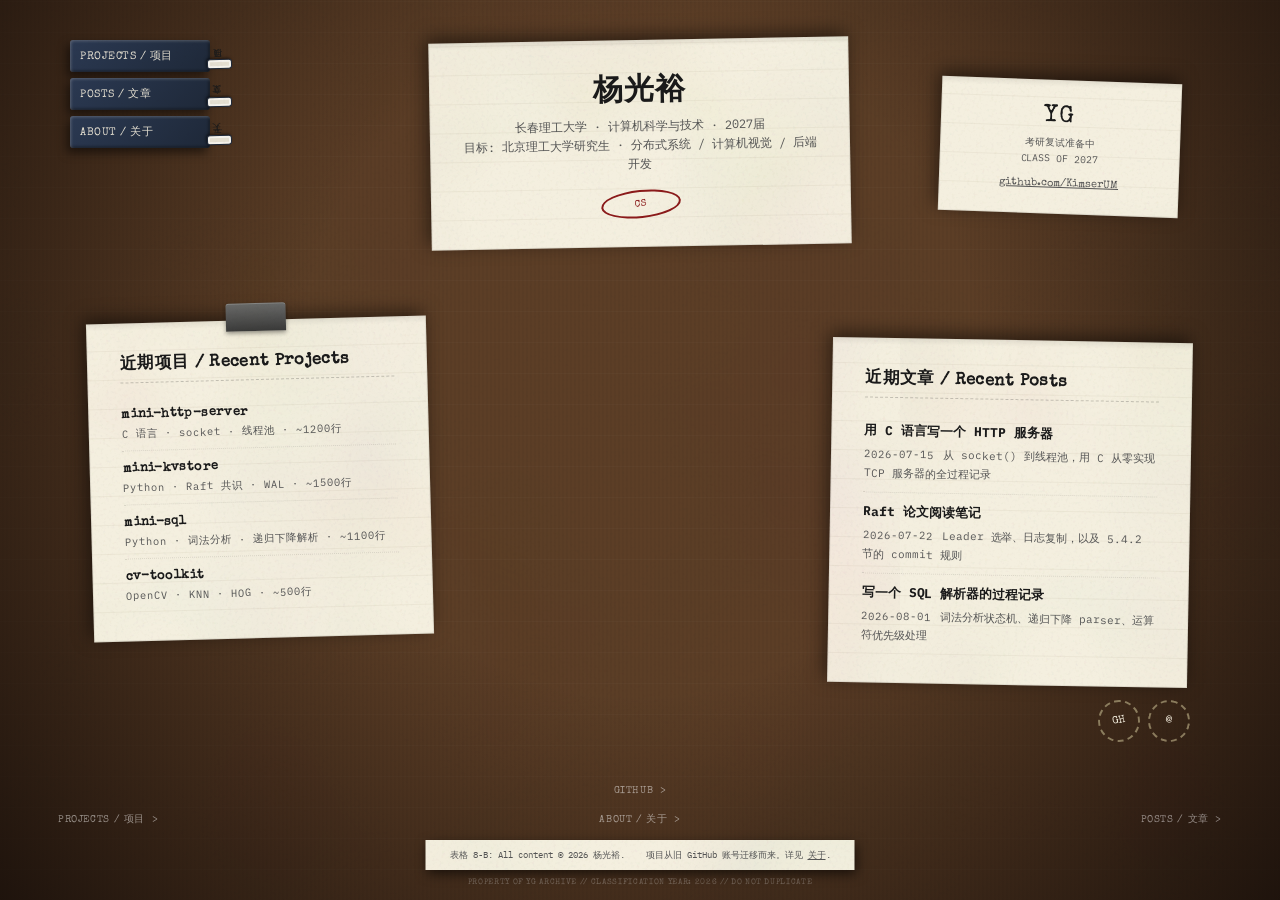
<file: index.html>
<!DOCTYPE html>
<html lang="zh-CN">
<head>
<meta charset="utf-8">
<meta name="viewport" content="width=device-width, initial-scale=1.0">
<title>杨光裕</title>
<link rel="stylesheet" href="css/style.css">
</head>
<body>

<div class="screen-dust"></div>
<div class="desk-surface"></div>

<div class="desk-canvas">
  <div class="desk-layout">

    <!-- 中央名片 -->
    <div class="paper-card hero-card">
      <h1>杨光裕</h1>
      <p class="subtitle">
        长春理工大学 &middot; 计算机科学与技术 &middot; 2027届<br>
        目标: 北京理工大学研究生 &middot; 分布式系统 / 计算机视觉 / 后端开发
      </p>
      <div class="stamp-divider">CS</div>
    </div>

    <!-- 档案文件夹: 左侧 -->
    <div class="dossier-stack">
      <a href="projects/index.html" class="dossier-folder">
        <div class="dossier-closed">
          <span class="dossier-label">PROJECTS / 项目</span>
          <div class="dossier-tab">项目</div>
        </div>
      </a>
      <a href="posts/index.html" class="dossier-folder">
        <div class="dossier-closed">
          <span class="dossier-label">POSTS / 文章</span>
          <div class="dossier-tab">文章</div>
        </div>
      </a>
      <a href="about.html" class="dossier-folder">
        <div class="dossier-closed">
          <span class="dossier-label">ABOUT / 关于</span>
          <div class="dossier-tab">关于</div>
        </div>
      </a>
    </div>

    <!-- 项目清单: 左侧 -->
    <div class="paper-card projects-clipboard">
      <div class="clip-hardware"></div>
      <h2>近期项目 / Recent Projects</h2>

      <a href="projects/mini-http.html" class="project-item">
        <span class="p-name">mini-http-server</span>
        <span class="p-meta">C 语言 &middot; socket &middot; 线程池 &middot; ~1200行</span>
      </a>
      <a href="projects/mini-kvstore.html" class="project-item">
        <span class="p-name">mini-kvstore</span>
        <span class="p-meta">Python &middot; Raft 共识 &middot; WAL &middot; ~1500行</span>
      </a>
      <a href="projects/mini-sql.html" class="project-item">
        <span class="p-name">mini-sql</span>
        <span class="p-meta">Python &middot; 词法分析 &middot; 递归下降解析 &middot; ~1100行</span>
      </a>
      <a href="projects/cv-toolkit.html" class="project-item">
        <span class="p-name">cv-toolkit</span>
        <span class="p-meta">OpenCV &middot; KNN &middot; HOG &middot; ~500行</span>
      </a>
    </div>

    <!-- 文章日志: 右侧 -->
    <div class="paper-card posts-notebook">
      <h2>近期文章 / Recent Posts</h2>

      <a href="posts/tcp-http-server.html" class="post-item">
        <span class="post-title">用 C 语言写一个 HTTP 服务器</span>
        <span class="post-date">2026-07-15</span>
        <span class="post-excerpt">从 socket() 到线程池，用 C 从零实现 TCP 服务器的全过程记录</span>
      </a>
      <a href="posts/raft-notes.html" class="post-item">
        <span class="post-title">Raft 论文阅读笔记</span>
        <span class="post-date">2026-07-22</span>
        <span class="post-excerpt">Leader 选举、日志复制，以及 5.4.2 节的 commit 规则</span>
      </a>
      <a href="posts/sql-parser-diary.html" class="post-item">
        <span class="post-title">写一个 SQL 解析器的过程记录</span>
        <span class="post-date">2026-08-01</span>
        <span class="post-excerpt">词法分析状态机、递归下降 parser、运算符优先级处理</span>
      </a>
    </div>

    <!-- 联络卡片: 右侧 -->
    <div class="paper-card calling-card">
      <div class="card-logo">YG</div>
      <div class="card-sub">
        考研复试准备中<br>
        CLASS OF 2027
      </div>
      <div class="card-gh">
        <a href="https://github.com/KimserUM">github.com/KimserUM</a>
      </div>
    </div>

    <!-- 社交印记: 右下 -->
    <div class="stamp-cluster">
      <a href="https://github.com/KimserUM" class="stamp-link" style="--r: -12deg;" aria-label="GitHub">GH</a>
      <a href="mailto:yangguangyuking@gmail.com" class="stamp-link" style="--r: 8deg;" aria-label="Email">@</a>
    </div>

    <!-- 法律条款 -->
    <div class="legal-strip">
      <span>表格 8-B: All content &copy; 2026 杨光裕.</span>
      <span style="margin-left: 16px;">项目从旧 GitHub 账号迁移而来。详见 <a href="about.html">关于</a>.</span>
    </div>

    <div class="registry-line">
      PROPERTY OF YG ARCHIVE // CLASSIFICATION YEAR: 2026 // DO NOT DUPLICATE
    </div>

  </div>
</div>

<!-- 路标按钮 -->
<button class="signpost" id="sp-projects" onclick="document.querySelector('.projects-clipboard').scrollIntoView({behavior:'smooth',block:'center'})">PROJECTS / 项目</button>
<button class="signpost" id="sp-posts" onclick="document.querySelector('.posts-notebook').scrollIntoView({behavior:'smooth',block:'center'})">POSTS / 文章</button>
<button class="signpost" id="sp-about" onclick="location.href='about.html'">ABOUT / 关于</button>
<button class="signpost" id="sp-github" onclick="window.open('https://github.com/KimserUM')">GITHUB</button>

<button id="scroll-top" onclick="window.scrollTo({top:0,behavior:'smooth'})">TOP</button>

<script src="js/app.js"></script>
</body>
</html>
</file>
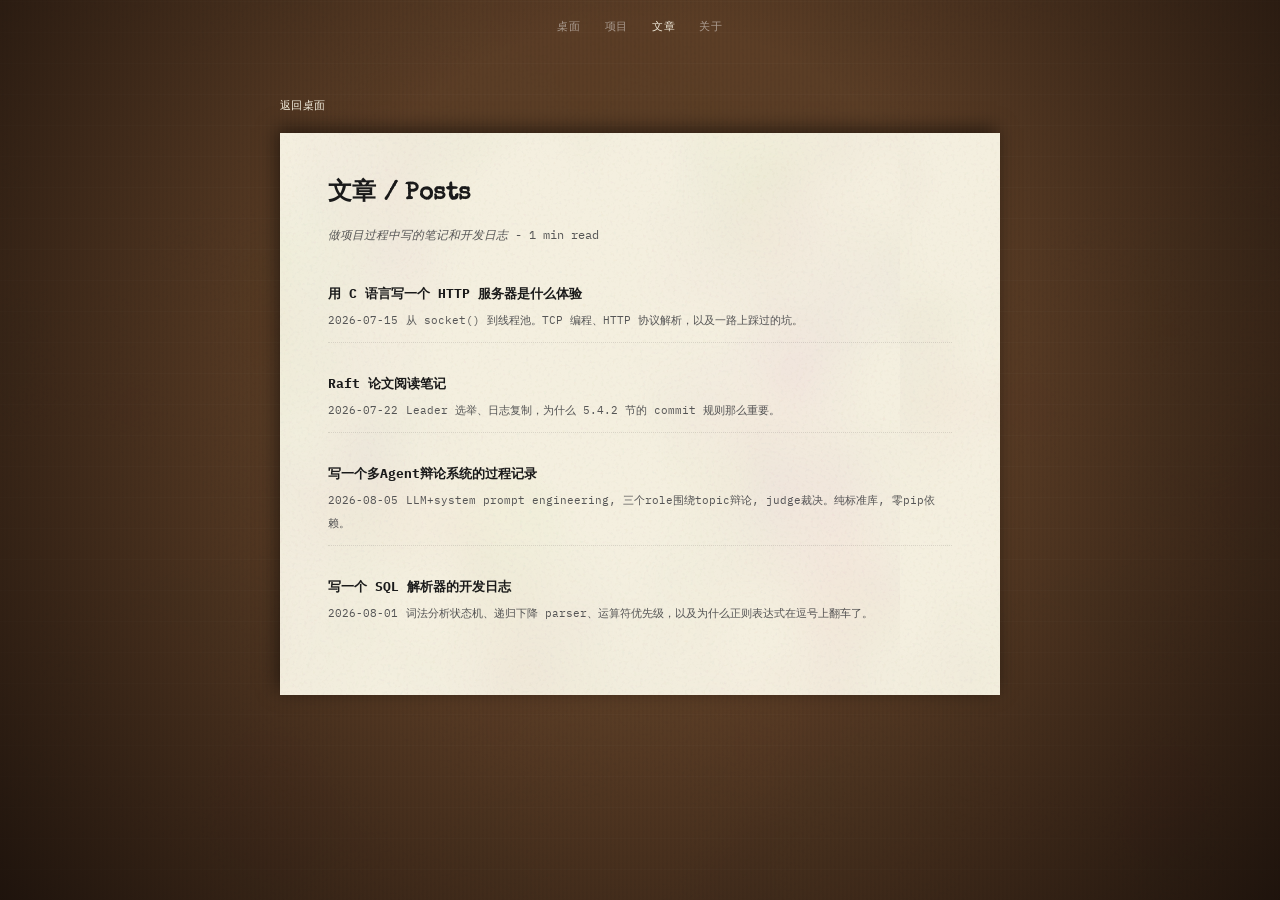
<file: posts/index.html>
<!DOCTYPE html>
<html lang="zh-CN">
<head>
<meta charset="utf-8">
<meta name="viewport" content="width=device-width, initial-scale=1.0">
<title>文章 — 杨光裕</title>
<link rel="stylesheet" href="../css/style.css">
</head>
<body>
<div class="screen-dust"></div>
<div class="desk-surface"></div>

<div class="page-nav">
  <a href="../index.html">桌面</a>
  <a href="../projects/index.html">项目</a>
  <a href="index.html" class="active">文章</a>
  <a href="../about.html">关于</a>
</div>

<div class="page-container">
  <a href="../index.html" class="back-to-desk">返回桌面</a>

  <div class="page-paper">
    <h1>文章 / Posts</h1>
    <p class="page-meta">做项目过程中写的笔记和开发日志</p>

    <div style="margin-top:24px">
      <a href="tcp-http-server.html" class="post-item" style="display:block;margin-bottom:20px">
        <span class="post-title">用 C 语言写一个 HTTP 服务器是什么体验</span>
        <span class="post-date">2026-07-15</span>
        <span class="post-excerpt">从 socket() 到线程池。TCP 编程、HTTP 协议解析，以及一路上踩过的坑。</span>
      </a>

      <a href="raft-notes.html" class="post-item" style="display:block;margin-bottom:20px">
        <span class="post-title">Raft 论文阅读笔记</span>
        <span class="post-date">2026-07-22</span>
        <span class="post-excerpt">Leader 选举、日志复制，为什么 5.4.2 节的 commit 规则那么重要。</span>
      </a>

      <a href="debate-agents-dev.html" class="post-item" style="display:block;margin-bottom:20px">
        <span class="post-title">写一个多Agent辩论系统的过程记录</span>
        <span class="post-date">2026-08-05</span>
        <span class="post-excerpt">LLM+system prompt engineering, 三个role围绕topic辩论, judge裁决。纯标准库, 零pip依赖。</span>
      </a>

      <a href="sql-parser-diary.html" class="post-item" style="display:block;margin-bottom:20px">
        <span class="post-title">写一个 SQL 解析器的开发日志</span>
        <span class="post-date">2026-08-01</span>
        <span class="post-excerpt">词法分析状态机、递归下降 parser、运算符优先级，以及为什么正则表达式在逗号上翻车了。</span>
      </a>
    </div>
  </div>
</div>

<button id="scroll-top" onclick="window.scrollTo({top:0,behavior:'smooth'})">TOP</button>
<script src="../js/app.js"></script>
</body>
</html>
</file>
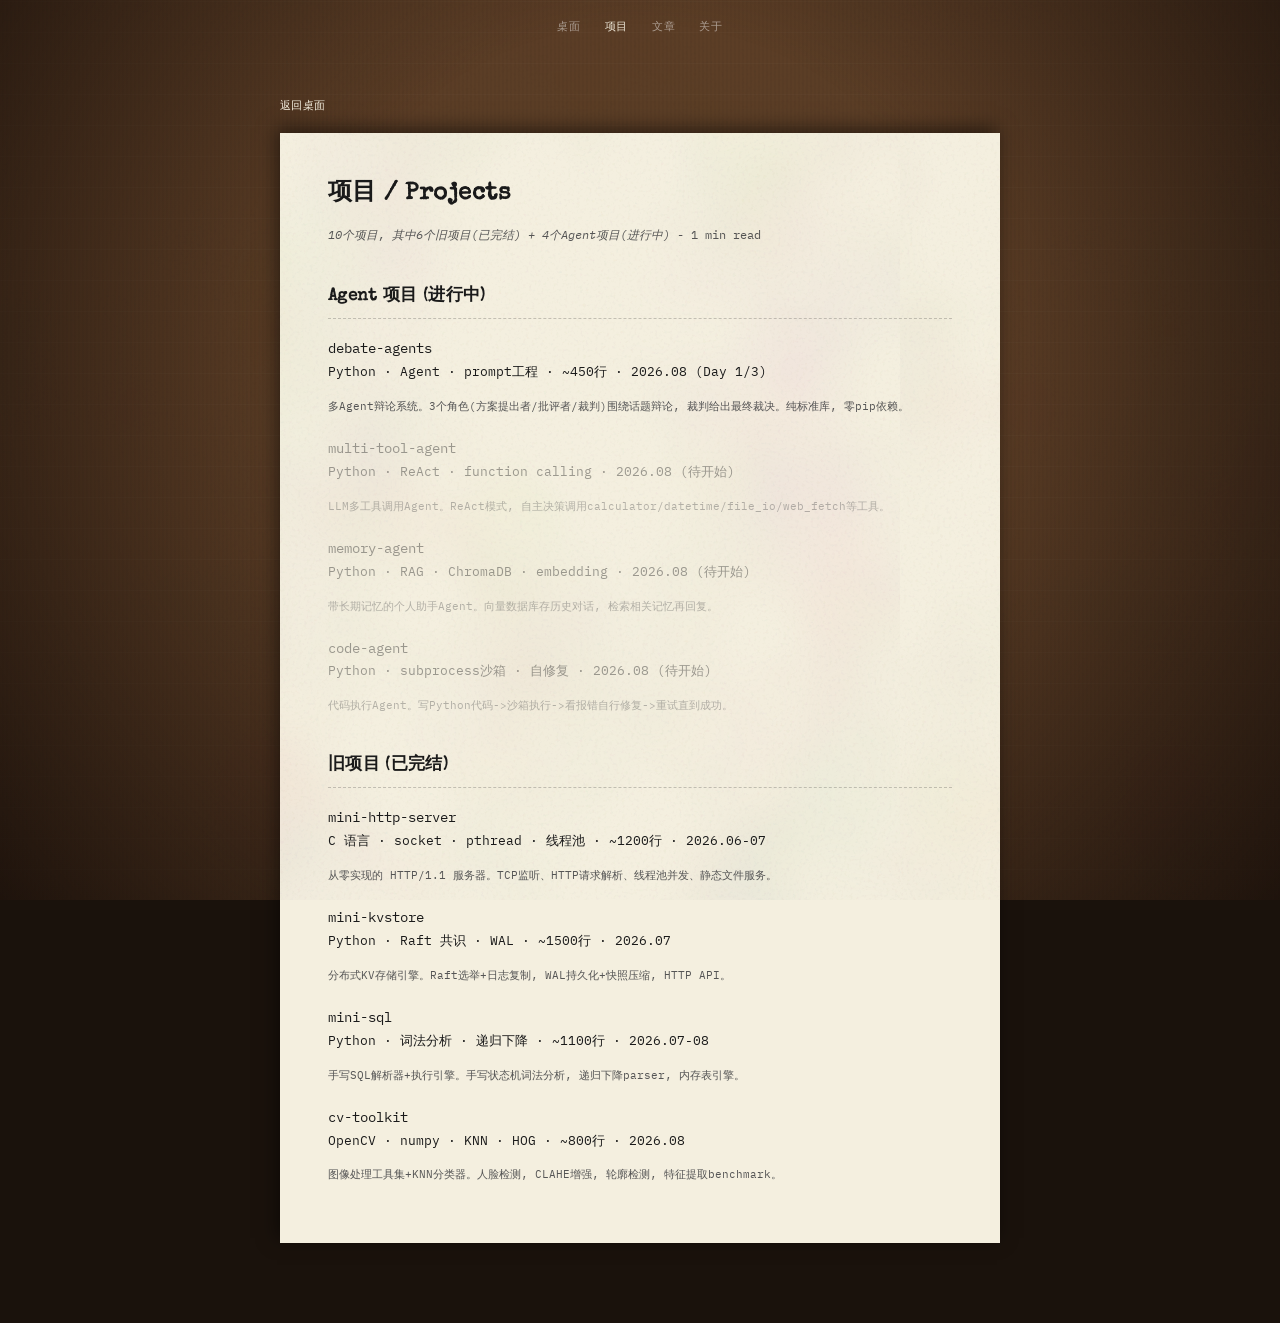
<file: projects/index.html>
<!DOCTYPE html>
<html lang="zh-CN">
<head>
<meta charset="utf-8">
<meta name="viewport" content="width=device-width, initial-scale=1.0">
<title>项目 — 杨光裕</title>
<link rel="stylesheet" href="../css/style.css">
</head>
<body>
<div class="screen-dust"></div>
<div class="desk-surface"></div>

<div class="page-nav">
  <a href="../index.html">桌面</a>
  <a href="index.html" class="active">项目</a>
  <a href="../posts/index.html">文章</a>
  <a href="../about.html">关于</a>
</div>

<div class="page-container">
  <a href="../index.html" class="back-to-desk">返回桌面</a>

  <div class="page-paper">
    <h1>项目 / Projects</h1>
    <p class="page-meta">10个项目, 其中6个旧项目(已完结) + 4个Agent项目(进行中)</p>

    <h2>Agent 项目 (进行中)</h2>

    <div style="margin-top:16px">
      <div style="margin-bottom:20px">
        <a href="debate-agents.html" style="text-decoration:none;color:inherit">
          <span class="p-name" style="font-size:0.95rem">debate-agents</span>
        </a>
        <p class="p-meta">Python &middot; Agent &middot; prompt工程 &middot; ~450行 &middot; 2026.08 (Day 1/3)</p>
        <p style="font-size:0.75rem;color:var(--ink-light);margin-top:4px;line-height:1.5">
          多Agent辩论系统。3个角色(方案提出者/批评者/裁判)围绕话题辩论, 裁判给出最终裁决。纯标准库, 零pip依赖。
        </p>
      </div>

      <div style="margin-bottom:20px;opacity:0.4">
        <span class="p-name" style="font-size:0.95rem">multi-tool-agent</span>
        <p class="p-meta">Python &middot; ReAct &middot; function calling &middot; 2026.08 (待开始)</p>
        <p style="font-size:0.75rem;color:var(--ink-light);margin-top:4px;line-height:1.5">
          LLM多工具调用Agent。ReAct模式, 自主决策调用calculator/datetime/file_io/web_fetch等工具。
        </p>
      </div>

      <div style="margin-bottom:20px;opacity:0.4">
        <span class="p-name" style="font-size:0.95rem">memory-agent</span>
        <p class="p-meta">Python &middot; RAG &middot; ChromaDB &middot; embedding &middot; 2026.08 (待开始)</p>
        <p style="font-size:0.75rem;color:var(--ink-light);margin-top:4px;line-height:1.5">
          带长期记忆的个人助手Agent。向量数据库存历史对话, 检索相关记忆再回复。
        </p>
      </div>

      <div style="margin-bottom:20px;opacity:0.4">
        <span class="p-name" style="font-size:0.95rem">code-agent</span>
        <p class="p-meta">Python &middot; subprocess沙箱 &middot; 自修复 &middot; 2026.08 (待开始)</p>
        <p style="font-size:0.75rem;color:var(--ink-light);margin-top:4px;line-height:1.5">
          代码执行Agent。写Python代码->沙箱执行->看报错自行修复->重试直到成功。
        </p>
      </div>
    </div>

    <h2>旧项目 (已完结)</h2>

    <div style="margin-top:16px">
      <div style="margin-bottom:20px">
        <a href="mini-http.html" style="text-decoration:none;color:inherit">
          <span class="p-name" style="font-size:0.95rem">mini-http-server</span>
        </a>
        <p class="p-meta">C 语言 &middot; socket &middot; pthread &middot; 线程池 &middot; ~1200行 &middot; 2026.06-07</p>
        <p style="font-size:0.75rem;color:var(--ink-light);margin-top:4px;line-height:1.5">
          从零实现的 HTTP/1.1 服务器。TCP监听、HTTP请求解析、线程池并发、静态文件服务。
        </p>
      </div>

      <div style="margin-bottom:20px">
        <a href="mini-kvstore.html" style="text-decoration:none;color:inherit">
          <span class="p-name" style="font-size:0.95rem">mini-kvstore</span>
        </a>
        <p class="p-meta">Python &middot; Raft 共识 &middot; WAL &middot; ~1500行 &middot; 2026.07</p>
        <p style="font-size:0.75rem;color:var(--ink-light);margin-top:4px;line-height:1.5">
          分布式KV存储引擎。Raft选举+日志复制, WAL持久化+快照压缩, HTTP API。
        </p>
      </div>

      <div style="margin-bottom:20px">
        <a href="mini-sql.html" style="text-decoration:none;color:inherit">
          <span class="p-name" style="font-size:0.95rem">mini-sql</span>
        </a>
        <p class="p-meta">Python &middot; 词法分析 &middot; 递归下降 &middot; ~1100行 &middot; 2026.07-08</p>
        <p style="font-size:0.75rem;color:var(--ink-light);margin-top:4px;line-height:1.5">
          手写SQL解析器+执行引擎。手写状态机词法分析, 递归下降parser, 内存表引擎。
        </p>
      </div>

      <div style="margin-bottom:20px">
        <a href="cv-toolkit.html" style="text-decoration:none;color:inherit">
          <span class="p-name" style="font-size:0.95rem">cv-toolkit</span>
        </a>
        <p class="p-meta">OpenCV &middot; numpy &middot; KNN &middot; HOG &middot; ~800行 &middot; 2026.08</p>
        <p style="font-size:0.75rem;color:var(--ink-light);margin-top:4px;line-height:1.5">
          图像处理工具集+KNN分类器。人脸检测, CLAHE增强, 轮廓检测, 特征提取benchmark。
        </p>
      </div>
    </div>
  </div>
</div>

<button id="scroll-top" onclick="window.scrollTo({top:0,behavior:'smooth'})">TOP</button>
<script src="../js/app.js"></script>
</body>
</html>
</file>
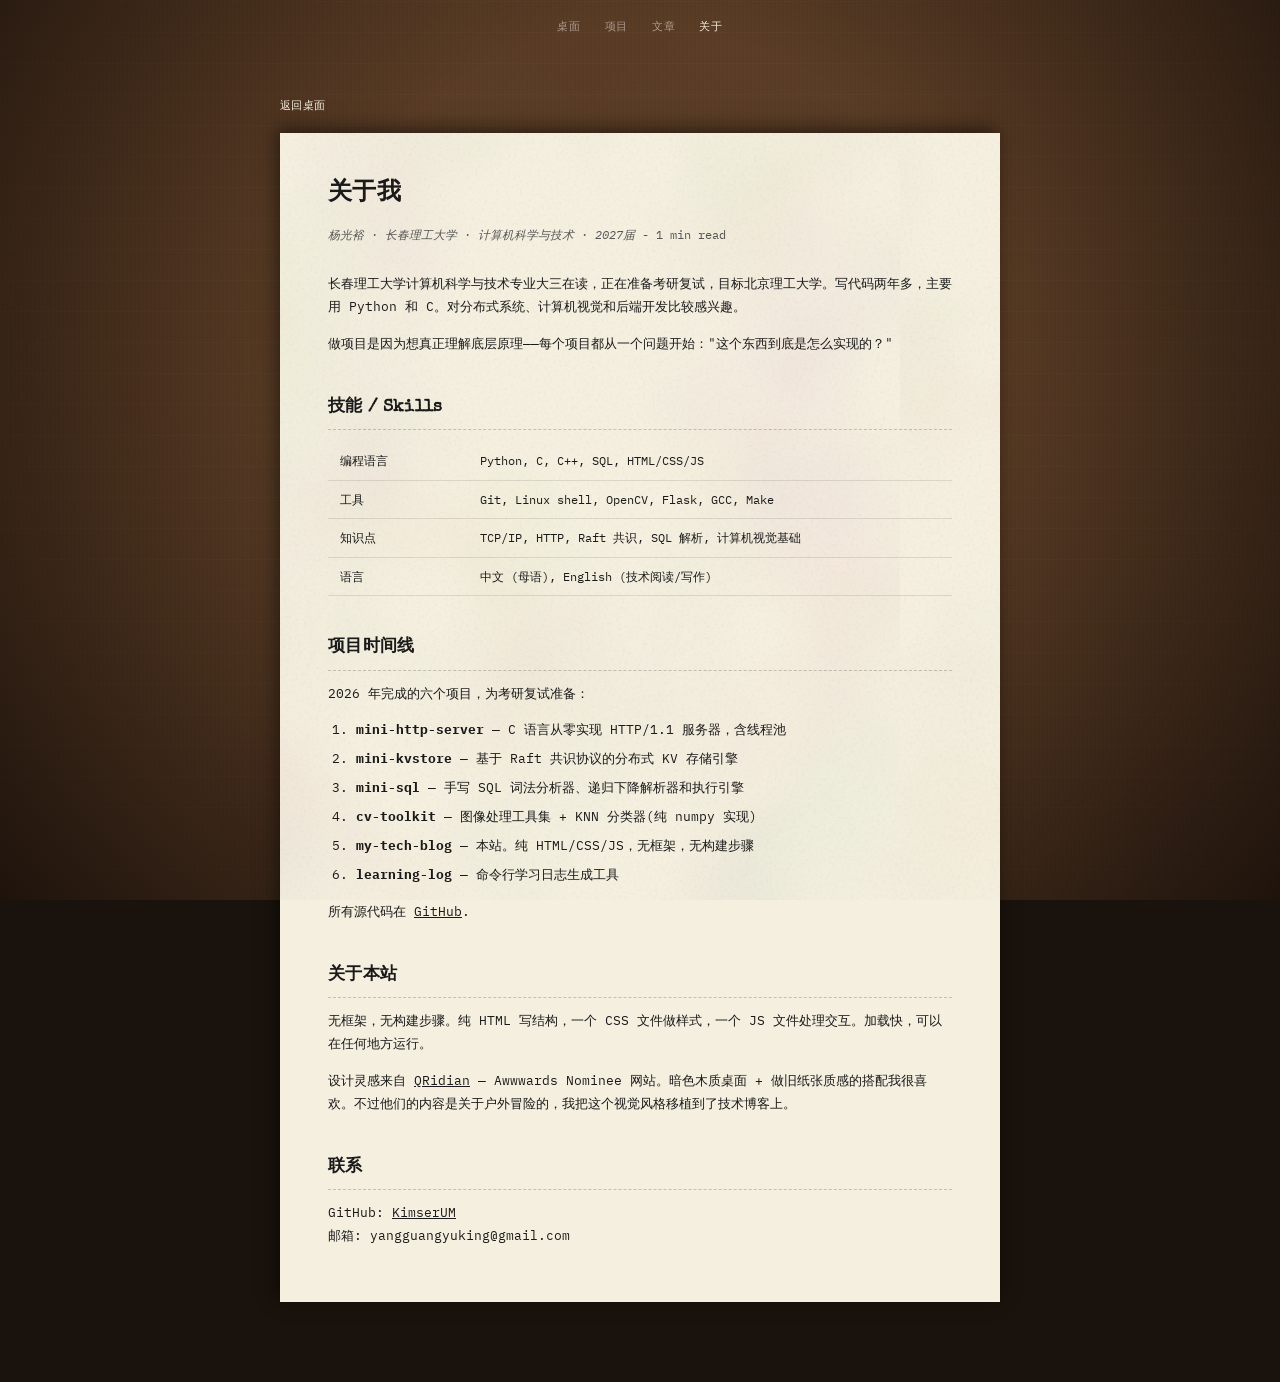
<file: about.html>
<!DOCTYPE html>
<html lang="zh-CN">
<head>
<meta charset="utf-8">
<meta name="viewport" content="width=device-width, initial-scale=1.0">
<title>关于 — 杨光裕</title>
<link rel="stylesheet" href="css/style.css">
</head>
<body>
<div class="screen-dust"></div>
<div class="desk-surface"></div>

<div class="page-nav">
  <a href="index.html">桌面</a>
  <a href="projects/index.html">项目</a>
  <a href="posts/index.html">文章</a>
  <a href="about.html" class="active">关于</a>
</div>

<div class="page-container">
  <a href="index.html" class="back-to-desk">返回桌面</a>

  <div class="page-paper">
    <h1>关于我</h1>
    <p class="page-meta">杨光裕 &middot; 长春理工大学 &middot; 计算机科学与技术 &middot; 2027届</p>

    <p>长春理工大学计算机科学与技术专业大三在读，正在准备考研复试，目标北京理工大学。写代码两年多，主要用 Python 和 C。对分布式系统、计算机视觉和后端开发比较感兴趣。</p>

    <p>做项目是因为想真正理解底层原理——每个项目都从一个问题开始："这个东西到底是怎么实现的？"</p>

    <h2>技能 / Skills</h2>
    <table>
      <tr><td style="width:140px">编程语言</td><td>Python, C, C++, SQL, HTML/CSS/JS</td></tr>
      <tr><td style="width:140px">工具</td><td>Git, Linux shell, OpenCV, Flask, GCC, Make</td></tr>
      <tr><td style="width:140px">知识点</td><td>TCP/IP, HTTP, Raft 共识, SQL 解析, 计算机视觉基础</td></tr>
      <tr><td style="width:140px">语言</td><td>中文 (母语), English (技术阅读/写作)</td></tr>
    </table>

    <h2>项目时间线</h2>
    <p>2026 年完成的六个项目，为考研复试准备：</p>
    <ol>
      <li><strong>mini-http-server</strong> — C 语言从零实现 HTTP/1.1 服务器，含线程池</li>
      <li><strong>mini-kvstore</strong> — 基于 Raft 共识协议的分布式 KV 存储引擎</li>
      <li><strong>mini-sql</strong> — 手写 SQL 词法分析器、递归下降解析器和执行引擎</li>
      <li><strong>cv-toolkit</strong> — 图像处理工具集 + KNN 分类器(纯 numpy 实现)</li>
      <li><strong>my-tech-blog</strong> — 本站。纯 HTML/CSS/JS，无框架，无构建步骤</li>
      <li><strong>learning-log</strong> — 命令行学习日志生成工具</li>
    </ol>
    <p>所有源代码在 <a href="https://github.com/KimserUM">GitHub</a>.</p>

    <h2>关于本站</h2>
    <p>无框架，无构建步骤。纯 HTML 写结构，一个 CSS 文件做样式，一个 JS 文件处理交互。加载快，可以在任何地方运行。</p>
    <p>设计灵感来自 <a href="https://qridian.com" target="_blank">QRidian</a> — Awwwards Nominee 网站。暗色木质桌面 + 做旧纸张质感的搭配我很喜欢。不过他们的内容是关于户外冒险的，我把这个视觉风格移植到了技术博客上。</p>

    <h2>联系</h2>
    <p>
      GitHub: <a href="https://github.com/KimserUM">KimserUM</a><br>
      邮箱: yangguangyuking@gmail.com
    </p>
  </div>
</div>

<button id="scroll-top" onclick="window.scrollTo({top:0,behavior:'smooth'})">TOP</button>
<script src="js/app.js"></script>
</body>
</html>
</file>
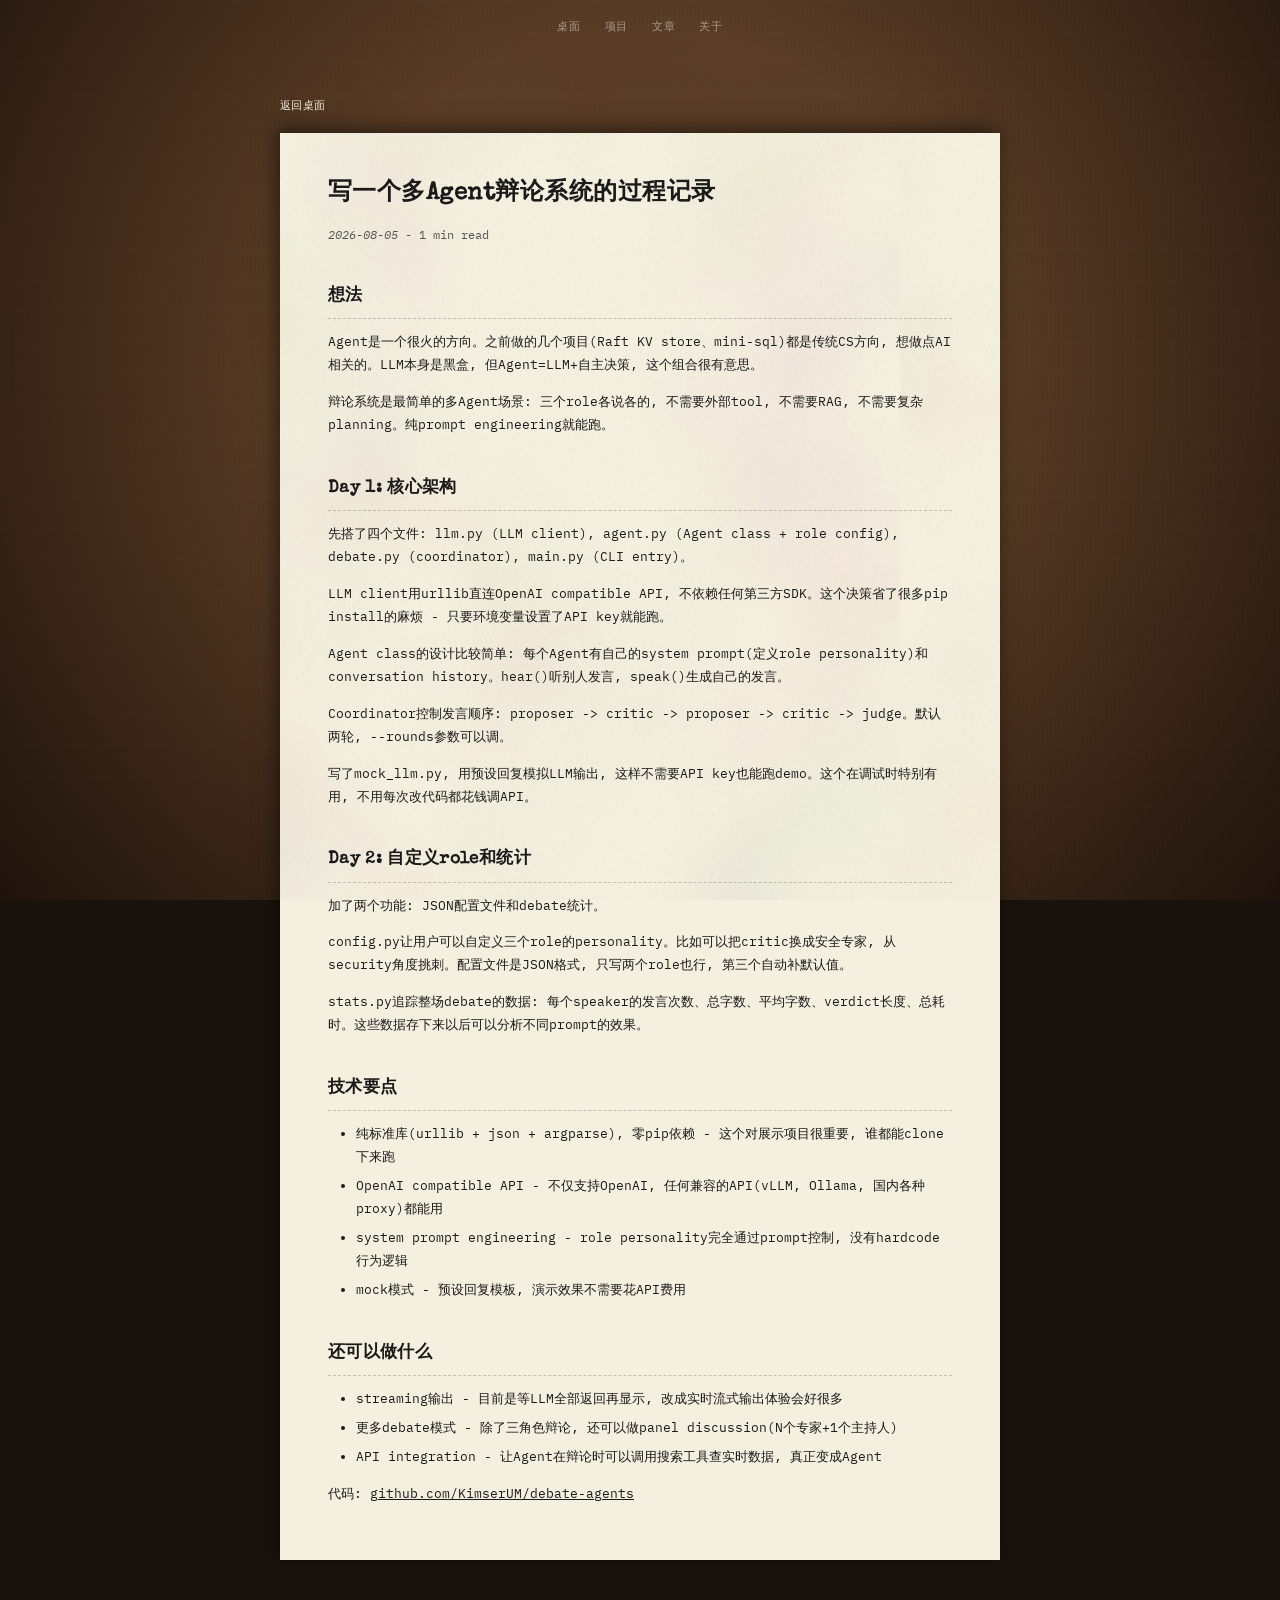
<file: posts/debate-agents-dev.html>
<!DOCTYPE html>
<html lang="zh-CN">
<head>
<meta charset="utf-8">
<meta name="viewport" content="width=device-width, initial-scale=1.0">
<title>debate-agents 开发记录 -- 文章</title>
<link rel="stylesheet" href="../css/style.css">
</head>
<body>
<div class="screen-dust"></div>
<div class="desk-surface"></div>
<div class="page-nav">
  <a href="../index.html">桌面</a>
  <a href="../projects/index.html">项目</a>
  <a href="index.html">文章</a>
  <a href="../about.html">关于</a>
</div>
<div class="page-container">
  <a href="../index.html" class="back-to-desk">返回桌面</a>
  <div class="page-paper">
    <h1>写一个多Agent辩论系统的过程记录</h1>
    <p class="page-meta">2026-08-05</p>

    <h2>想法</h2>
    <p>Agent是一个很火的方向。之前做的几个项目(Raft KV store、mini-sql)都是传统CS方向, 想做点AI相关的。LLM本身是黑盒, 但Agent=LLM+自主决策, 这个组合很有意思。</p>
    <p>辩论系统是最简单的多Agent场景: 三个role各说各的, 不需要外部tool, 不需要RAG, 不需要复杂planning。纯prompt engineering就能跑。</p>

    <h2>Day 1: 核心架构</h2>
    <p>先搭了四个文件: llm.py (LLM client), agent.py (Agent class + role config), debate.py (coordinator), main.py (CLI entry)。</p>
    <p>LLM client用urllib直连OpenAI compatible API, 不依赖任何第三方SDK。这个决策省了很多pip install的麻烦 - 只要环境变量设置了API key就能跑。</p>
    <p>Agent class的设计比较简单: 每个Agent有自己的system prompt(定义role personality)和conversation history。hear()听别人发言, speak()生成自己的发言。</p>
    <p>Coordinator控制发言顺序: proposer -> critic -> proposer -> critic -> judge。默认两轮, --rounds参数可以调。</p>
    <p>写了mock_llm.py, 用预设回复模拟LLM输出, 这样不需要API key也能跑demo。这个在调试时特别有用, 不用每次改代码都花钱调API。</p>

    <h2>Day 2: 自定义role和统计</h2>
    <p>加了两个功能: JSON配置文件和debate统计。</p>
    <p>config.py让用户可以自定义三个role的personality。比如可以把critic换成安全专家, 从security角度挑刺。配置文件是JSON格式, 只写两个role也行, 第三个自动补默认值。</p>
    <p>stats.py追踪整场debate的数据: 每个speaker的发言次数、总字数、平均字数、verdict长度、总耗时。这些数据存下来以后可以分析不同prompt的效果。</p>

    <h2>技术要点</h2>
    <ul>
      <li>纯标准库(urllib + json + argparse), 零pip依赖 - 这个对展示项目很重要, 谁都能clone下来跑</li>
      <li>OpenAI compatible API - 不仅支持OpenAI, 任何兼容的API(vLLM, Ollama, 国内各种proxy)都能用</li>
      <li>system prompt engineering - role personality完全通过prompt控制, 没有hardcode行为逻辑</li>
      <li>mock模式 - 预设回复模板, 演示效果不需要花API费用</li>
    </ul>

    <h2>还可以做什么</h2>
    <ul>
      <li>streaming输出 - 目前是等LLM全部返回再显示, 改成实时流式输出体验会好很多</li>
      <li>更多debate模式 - 除了三角色辩论, 还可以做panel discussion(N个专家+1个主持人)</li>
      <li>API integration - 让Agent在辩论时可以调用搜索工具查实时数据, 真正变成Agent</li>
    </ul>

    <p>代码: <a href="https://github.com/KimserUM/debate-agents">github.com/KimserUM/debate-agents</a></p>
  </div>
</div>
<button id="scroll-top" onclick="window.scrollTo({top:0,behavior:'smooth'})">TOP</button>
<script src="../js/app.js"></script>
</body>
</html>
</file>
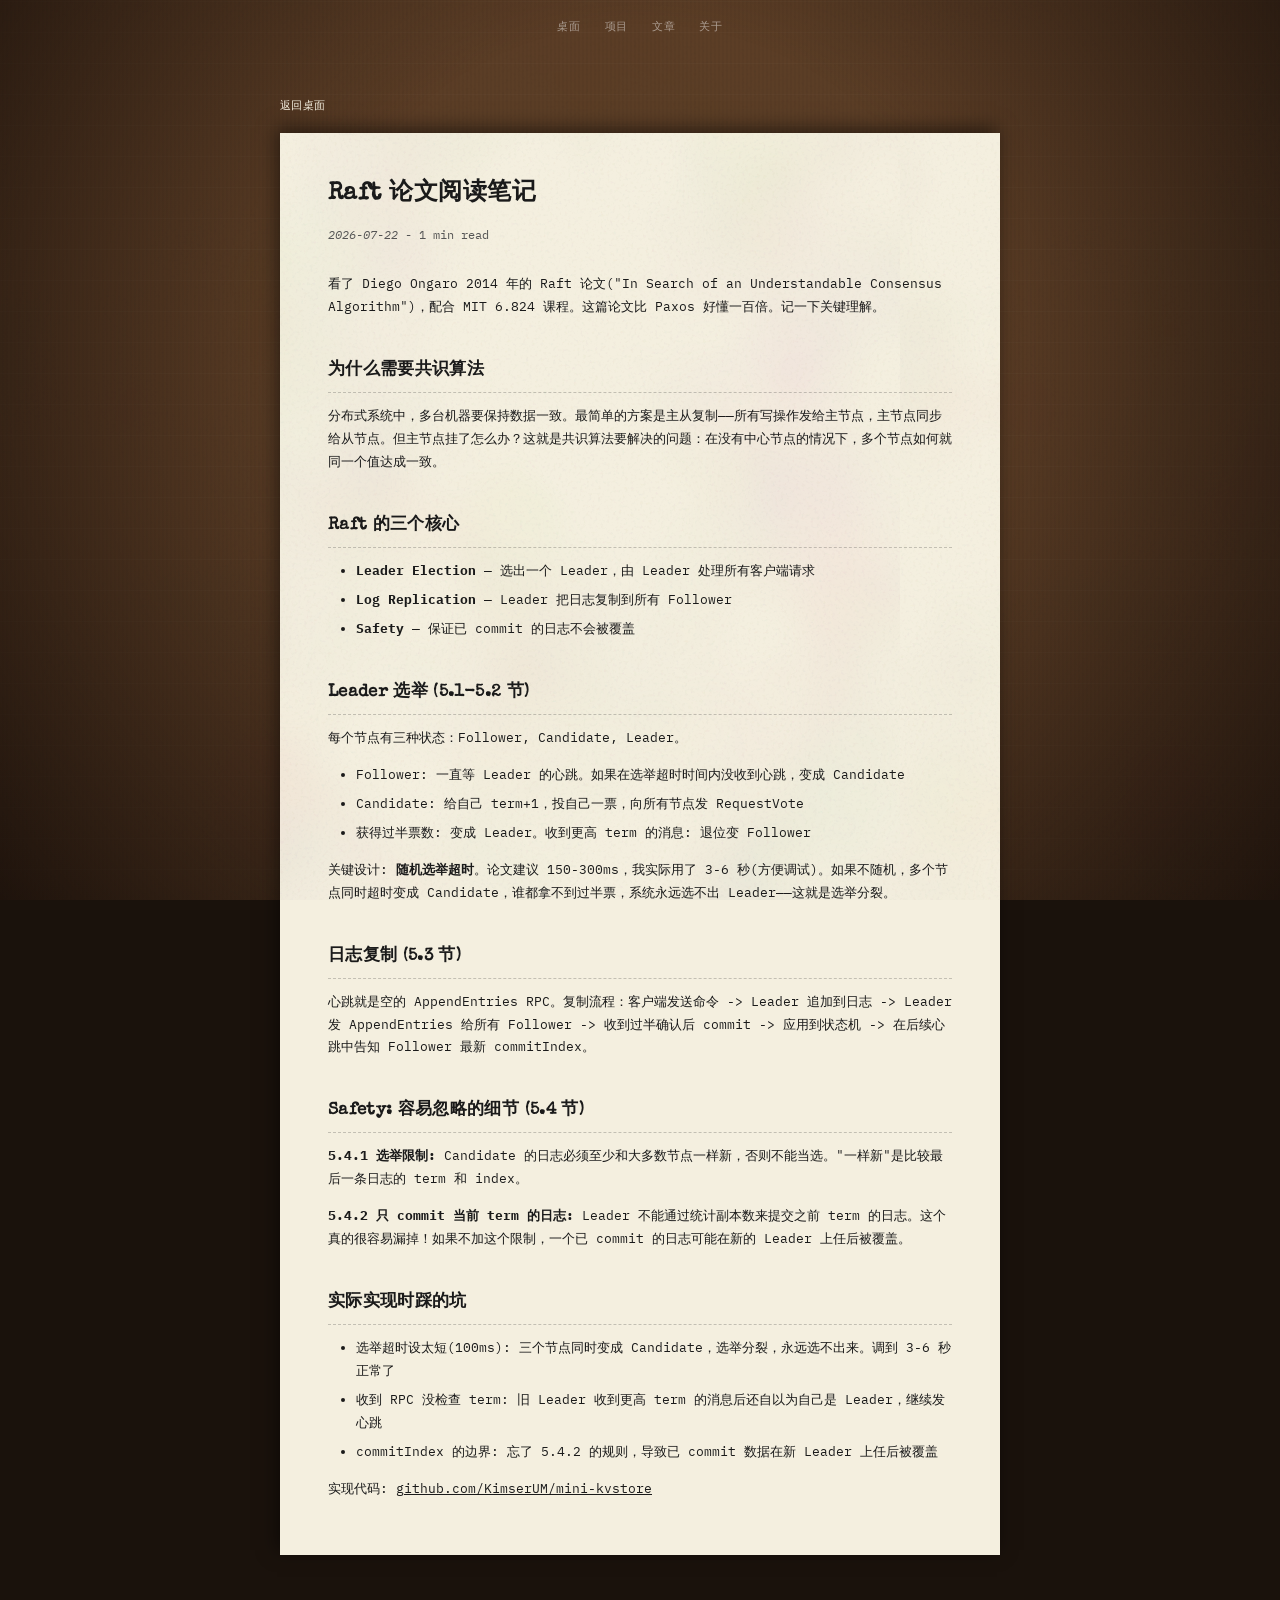
<file: posts/raft-notes.html>
<!DOCTYPE html>
<html lang="zh-CN">
<head>
<meta charset="utf-8">
<meta name="viewport" content="width=device-width, initial-scale=1.0">
<title>Raft 论文笔记 — 文章</title>
<link rel="stylesheet" href="../css/style.css">
</head>
<body>
<div class="screen-dust"></div>
<div class="desk-surface"></div>
<div class="page-nav">
  <a href="../index.html">桌面</a>
  <a href="../projects/index.html">项目</a>
  <a href="index.html">文章</a>
  <a href="../about.html">关于</a>
</div>
<div class="page-container">
  <a href="../index.html" class="back-to-desk">返回桌面</a>
  <div class="page-paper">
    <h1>Raft 论文阅读笔记</h1>
    <p class="page-meta">2026-07-22</p>
    <p>看了 Diego Ongaro 2014 年的 Raft 论文("In Search of an Understandable Consensus Algorithm")，配合 MIT 6.824 课程。这篇论文比 Paxos 好懂一百倍。记一下关键理解。</p>

    <h2>为什么需要共识算法</h2>
    <p>分布式系统中，多台机器要保持数据一致。最简单的方案是主从复制——所有写操作发给主节点，主节点同步给从节点。但主节点挂了怎么办？这就是共识算法要解决的问题：在没有中心节点的情况下，多个节点如何就同一个值达成一致。</p>

    <h2>Raft 的三个核心</h2>
    <ul>
      <li><strong>Leader Election</strong> — 选出一个 Leader，由 Leader 处理所有客户端请求</li>
      <li><strong>Log Replication</strong> — Leader 把日志复制到所有 Follower</li>
      <li><strong>Safety</strong> — 保证已 commit 的日志不会被覆盖</li>
    </ul>

    <h2>Leader 选举 (5.1-5.2 节)</h2>
    <p>每个节点有三种状态：Follower, Candidate, Leader。</p>
    <ul>
      <li>Follower: 一直等 Leader 的心跳。如果在选举超时时间内没收到心跳，变成 Candidate</li>
      <li>Candidate: 给自己 term+1，投自己一票，向所有节点发 RequestVote</li>
      <li>获得过半票数: 变成 Leader。收到更高 term 的消息: 退位变 Follower</li>
    </ul>
    <p>关键设计: <strong>随机选举超时</strong>。论文建议 150-300ms，我实际用了 3-6 秒(方便调试)。如果不随机，多个节点同时超时变成 Candidate，谁都拿不到过半票，系统永远选不出 Leader——这就是选举分裂。</p>

    <h2>日志复制 (5.3 节)</h2>
    <p>心跳就是空的 AppendEntries RPC。复制流程：客户端发送命令 -> Leader 追加到日志 -> Leader 发 AppendEntries 给所有 Follower -> 收到过半确认后 commit -> 应用到状态机 -> 在后续心跳中告知 Follower 最新 commitIndex。</p>

    <h2>Safety: 容易忽略的细节 (5.4 节)</h2>
    <p><strong>5.4.1 选举限制:</strong> Candidate 的日志必须至少和大多数节点一样新，否则不能当选。"一样新"是比较最后一条日志的 term 和 index。</p>
    <p><strong>5.4.2 只 commit 当前 term 的日志:</strong> Leader 不能通过统计副本数来提交之前 term 的日志。这个真的很容易漏掉！如果不加这个限制，一个已 commit 的日志可能在新的 Leader 上任后被覆盖。</p>

    <h2>实际实现时踩的坑</h2>
    <ul>
      <li>选举超时设太短(100ms): 三个节点同时变成 Candidate，选举分裂，永远选不出来。调到 3-6 秒正常了</li>
      <li>收到 RPC 没检查 term: 旧 Leader 收到更高 term 的消息后还自以为自己是 Leader，继续发心跳</li>
      <li>commitIndex 的边界: 忘了 5.4.2 的规则，导致已 commit 数据在新 Leader 上任后被覆盖</li>
    </ul>
    <p>实现代码: <a href="https://github.com/KimserUM/mini-kvstore">github.com/KimserUM/mini-kvstore</a></p>
  </div>
</div>
<button id="scroll-top" onclick="window.scrollTo({top:0,behavior:'smooth'})">TOP</button>
<script src="../js/app.js"></script>
</body>
</html>
</file>
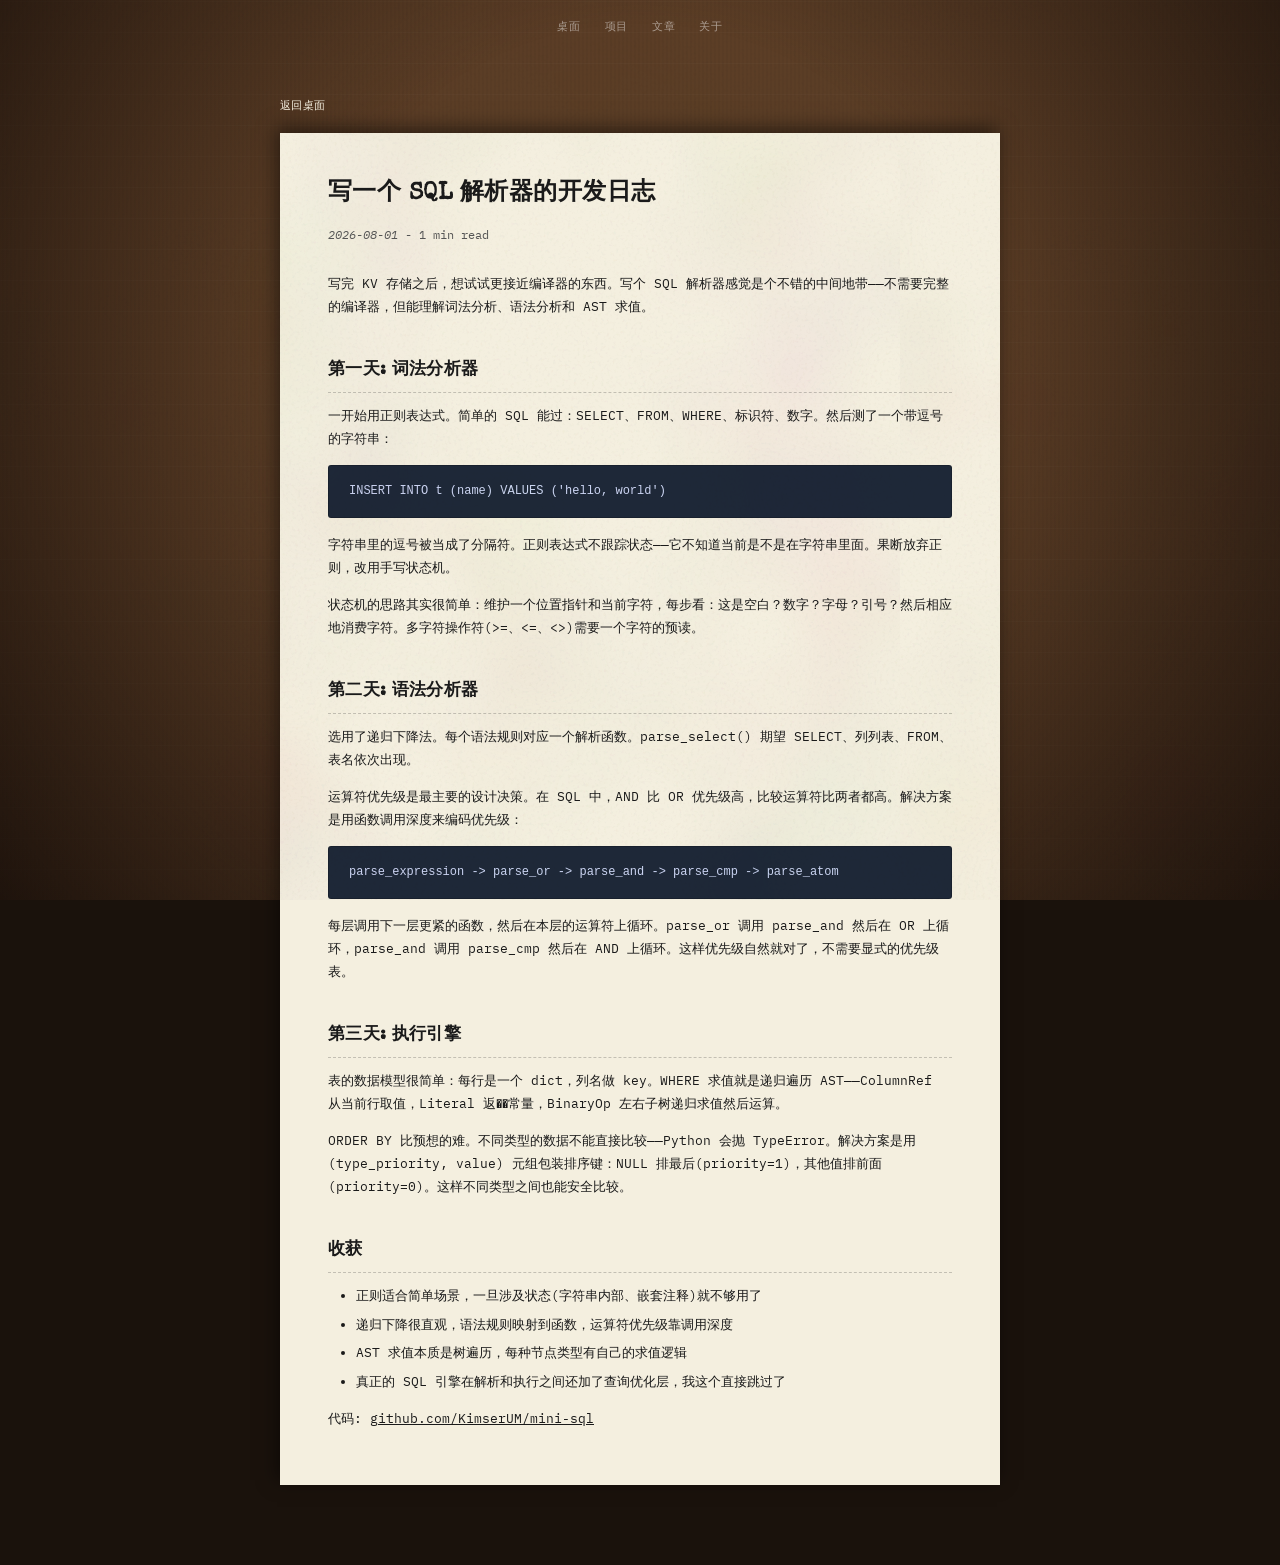
<file: posts/sql-parser-diary.html>
<!DOCTYPE html>
<html lang="zh-CN">
<head>
<meta charset="utf-8">
<meta name="viewport" content="width=device-width, initial-scale=1.0">
<title>SQL 解析器开发日志 — 文章</title>
<link rel="stylesheet" href="../css/style.css">
</head>
<body>
<div class="screen-dust"></div>
<div class="desk-surface"></div>
<div class="page-nav">
  <a href="../index.html">桌面</a>
  <a href="../projects/index.html">项目</a>
  <a href="index.html">文章</a>
  <a href="../about.html">关于</a>
</div>
<div class="page-container">
  <a href="../index.html" class="back-to-desk">返回桌面</a>
  <div class="page-paper">
    <h1>写一个 SQL 解析器的开发日志</h1>
    <p class="page-meta">2026-08-01</p>
    <p>写完 KV 存储之后，想试试更接近编译器的东西。写个 SQL 解析器感觉是个不错的中间地带——不需要完整的编译器，但能理解词法分析、语法分析和 AST 求值。</p>

    <h2>第一天: 词法分析器</h2>
    <p>一开始用正则表达式。简单的 SQL 能过：SELECT、FROM、WHERE、标识符、数字。然后测了一个带逗号的字符串：</p>
    <pre><code>INSERT INTO t (name) VALUES ('hello, world')</code></pre>
    <p>字符串里的逗号被当成了分隔符。正则表达式不跟踪状态——它不知道当前是不是在字符串里面。果断放弃正则，改用手写状态机。</p>
    <p>状态机的思路其实很简单：维护一个位置指针和当前字符，每步看：这是空白？数字？字母？引号？然后相应地消费字符。多字符操作符(>=、<=、<>)需要一个字符的预读。</p>

    <h2>第二天: 语法分析器</h2>
    <p>选用了递归下降法。每个语法规则对应一个解析函数。parse_select() 期望 SELECT、列列表、FROM、表名依次出现。</p>
    <p>运算符优先级是最主要的设计决策。在 SQL 中，AND 比 OR 优先级高，比较运算符比两者都高。解决方案是用函数调用深度来编码优先级：</p>
    <pre><code>parse_expression -> parse_or -> parse_and -> parse_cmp -> parse_atom</code></pre>
    <p>每层调用下一层更紧的函数，然后在本层的运算符上循环。parse_or 调用 parse_and 然后在 OR 上循环，parse_and 调用 parse_cmp 然后在 AND 上循环。这样优先级自然就对了，不需要显式的优先级表。</p>

    <h2>第三天: 执行引擎</h2>
    <p>表的数据模型很简单：每行是一个 dict，列名做 key。WHERE 求值就是递归遍历 AST——ColumnRef 从当前行取值，Literal 返��常量，BinaryOp 左右子树递归求值然后运算。</p>
    <p>ORDER BY 比预想的难。不同类型的数据不能直接比较——Python 会抛 TypeError。解决方案是用 (type_priority, value) 元组包装排序键：NULL 排最后(priority=1)，其他值排前面(priority=0)。这样不同类型之间也能安全比较。</p>

    <h2>收获</h2>
    <ul>
      <li>正则适合简单场景，一旦涉及状态(字符串内部、嵌套注释)就不够用了</li>
      <li>递归下降很直观，语法规则映射到函数，运算符优先级靠调用深度</li>
      <li>AST 求值本质是树遍历，每种节点类型有自己的求值逻辑</li>
      <li>真正的 SQL 引擎在解析和执行之间还加了查询优化层，我这个直接跳过了</li>
    </ul>
    <p>代码: <a href="https://github.com/KimserUM/mini-sql">github.com/KimserUM/mini-sql</a></p>
  </div>
</div>
<button id="scroll-top" onclick="window.scrollTo({top:0,behavior:'smooth'})">TOP</button>
<script src="../js/app.js"></script>
</body>
</html>
</file>
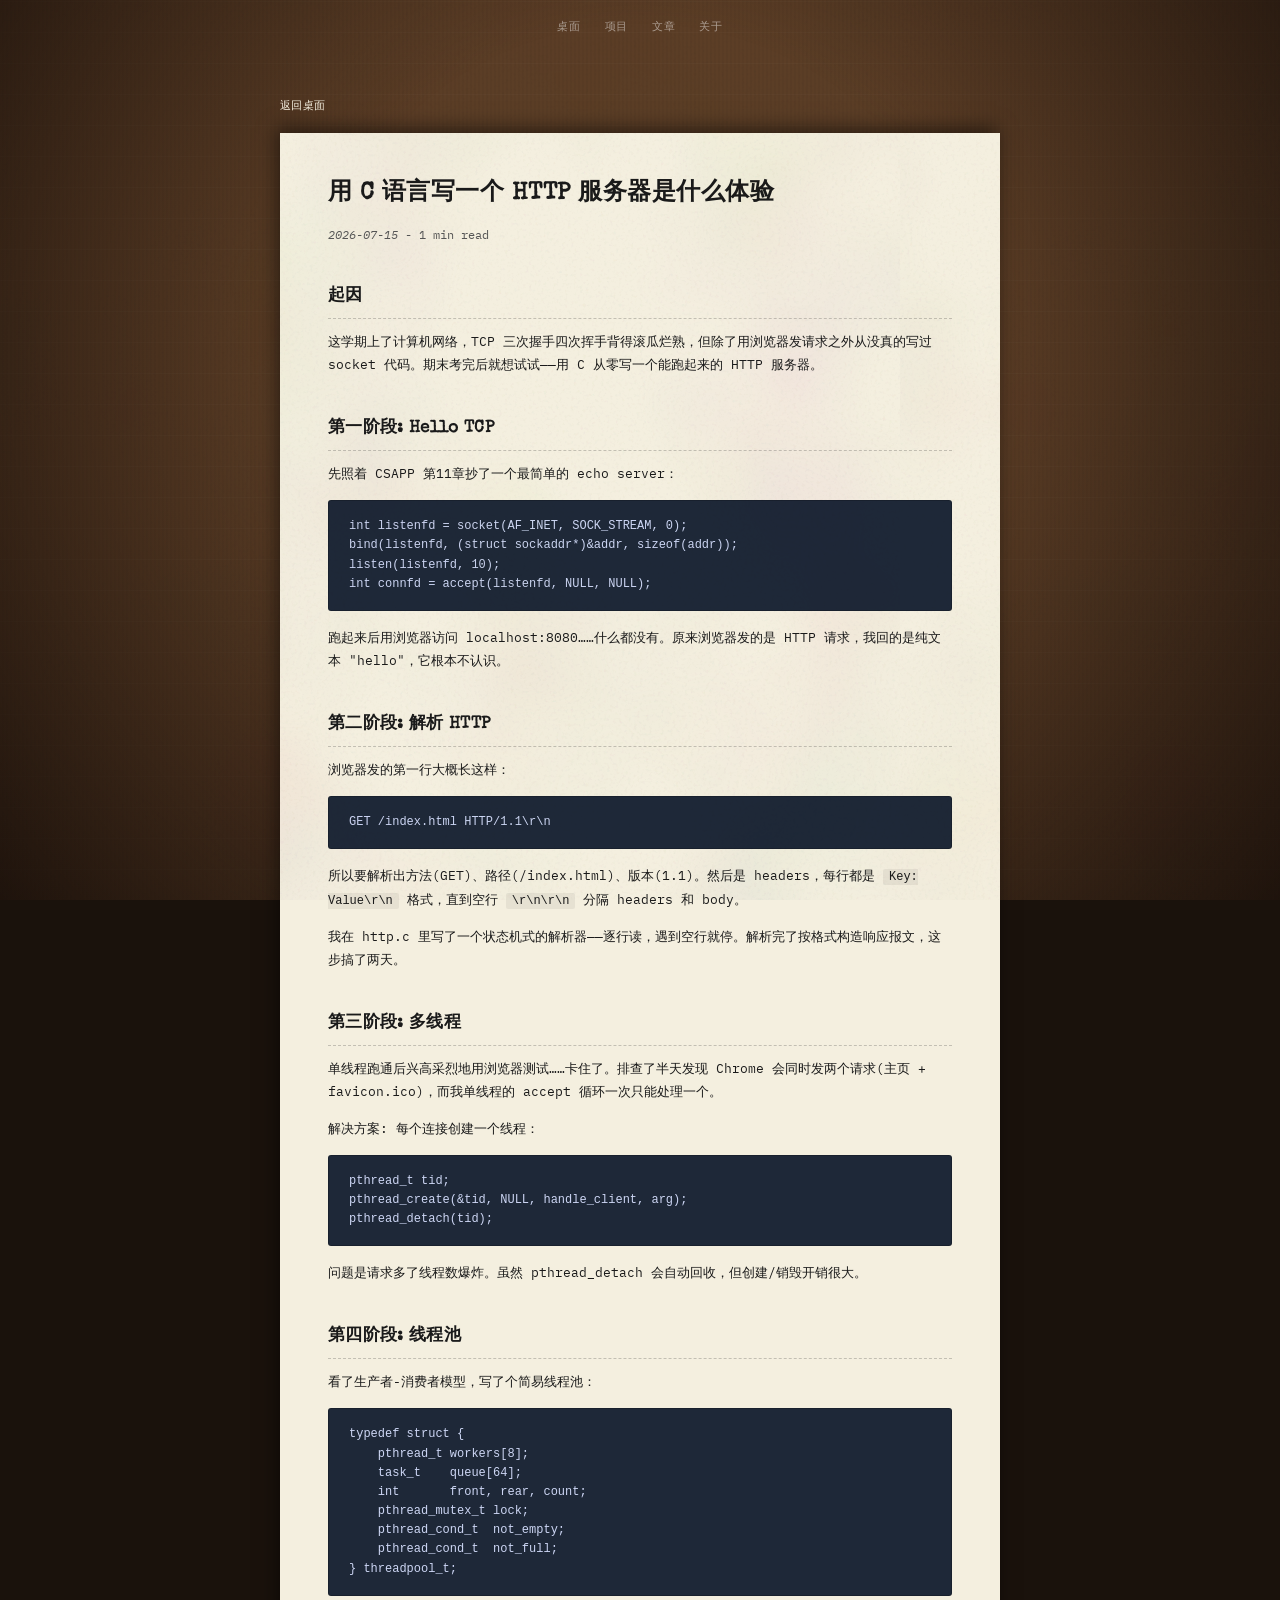
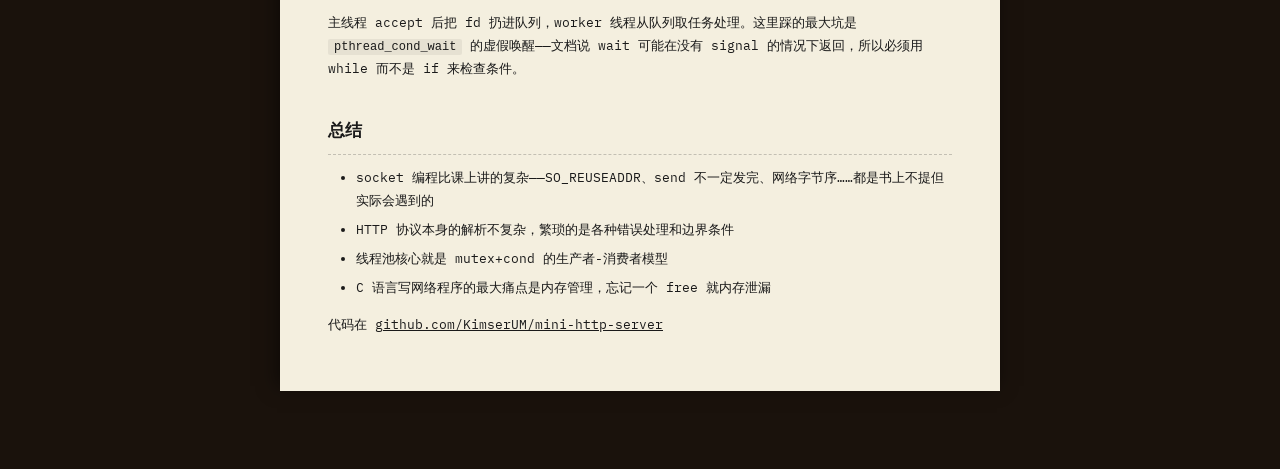
<file: posts/tcp-http-server.html>
<!DOCTYPE html>
<html lang="zh-CN">
<head>
<meta charset="utf-8">
<meta name="viewport" content="width=device-width, initial-scale=1.0">
<title>用 C 写 HTTP 服务器 — 文章</title>
<link rel="stylesheet" href="../css/style.css">
</head>
<body>
<div class="screen-dust"></div>
<div class="desk-surface"></div>
<div class="page-nav">
  <a href="../index.html">桌面</a>
  <a href="../projects/index.html">项目</a>
  <a href="index.html">文章</a>
  <a href="../about.html">关于</a>
</div>
<div class="page-container">
  <a href="../index.html" class="back-to-desk">返回桌面</a>
  <div class="page-paper">
    <h1>用 C 语言写一个 HTTP 服务器是什么体验</h1>
    <p class="page-meta">2026-07-15</p>

    <h2>起因</h2>
    <p>这学期上了计算机网络，TCP 三次握手四次挥手背得滚瓜烂熟，但除了用浏览器发请求之外从没真的写过 socket 代码。期末考完后就想试试——用 C 从零写一个能跑起来的 HTTP 服务器。</p>

    <h2>第一阶段: Hello TCP</h2>
    <p>先照着 CSAPP 第11章抄了一个最简单的 echo server：</p>
    <pre><code>int listenfd = socket(AF_INET, SOCK_STREAM, 0);
bind(listenfd, (struct sockaddr*)&addr, sizeof(addr));
listen(listenfd, 10);
int connfd = accept(listenfd, NULL, NULL);</code></pre>
    <p>跑起来后用浏览器访问 localhost:8080……什么都没有。原来浏览器发的是 HTTP 请求，我回的是纯文本 "hello"，它根本不认识。</p>

    <h2>第二阶段: 解析 HTTP</h2>
    <p>浏览器发的第一行大概长这样：</p>
    <pre><code>GET /index.html HTTP/1.1\r\n</code></pre>
    <p>所以要解析出方法(GET)、路径(/index.html)、版本(1.1)。然后是 headers，每行都是 <code>Key: Value\r\n</code> 格式，直到空行 <code>\r\n\r\n</code> 分隔 headers 和 body。</p>
    <p>我在 http.c 里写了一个状态机式的解析器——逐行读，遇到空行就停。解析完了按格式构造响应报文，这步搞了两天。</p>

    <h2>第三阶段: 多线程</h2>
    <p>单线程跑通后兴高采烈地用浏览器测试……卡住了。排查了半天发现 Chrome 会同时发两个请求(主页 + favicon.ico)，而我单线程的 accept 循环一次只能处理一个。</p>
    <p>解决方案: 每个连接创建一个线程：</p>
    <pre><code>pthread_t tid;
pthread_create(&tid, NULL, handle_client, arg);
pthread_detach(tid);</code></pre>
    <p>问题是请求多了线程数爆炸。虽然 pthread_detach 会自动回收，但创建/销毁开销很大。</p>

    <h2>第四阶段: 线程池</h2>
    <p>看了生产者-消费者模型，写了个简易线程池：</p>
    <pre><code>typedef struct {
    pthread_t workers[8];
    task_t    queue[64];
    int       front, rear, count;
    pthread_mutex_t lock;
    pthread_cond_t  not_empty;
    pthread_cond_t  not_full;
} threadpool_t;</code></pre>
    <p>主线程 accept 后把 fd 扔进队列，worker 线程从队列取任务处理。这里踩的最大坑是 <code>pthread_cond_wait</code> 的虚假唤醒——文档说 wait 可能在没有 signal 的情况下返回，所以必须用 while 而不是 if 来检查条件。</p>

    <h2>总结</h2>
    <ul>
      <li>socket 编程比课上讲的复杂——SO_REUSEADDR、send 不一定发完、网络字节序……都是书上不提但实际会遇到的</li>
      <li>HTTP 协议本身的解析不复杂，繁琐的是各种错误处理和边界条件</li>
      <li>线程池核心就是 mutex+cond 的生产者-消费者模型</li>
      <li>C 语言写网络程序的最大痛点是内存管理，忘记一个 free 就内存泄漏</li>
    </ul>
    <p>代码在 <a href="https://github.com/KimserUM/mini-http-server">github.com/KimserUM/mini-http-server</a></p>
  </div>
</div>
<button id="scroll-top" onclick="window.scrollTo({top:0,behavior:'smooth'})">TOP</button>
<script src="../js/app.js"></script>
</body>
</html>
</file>
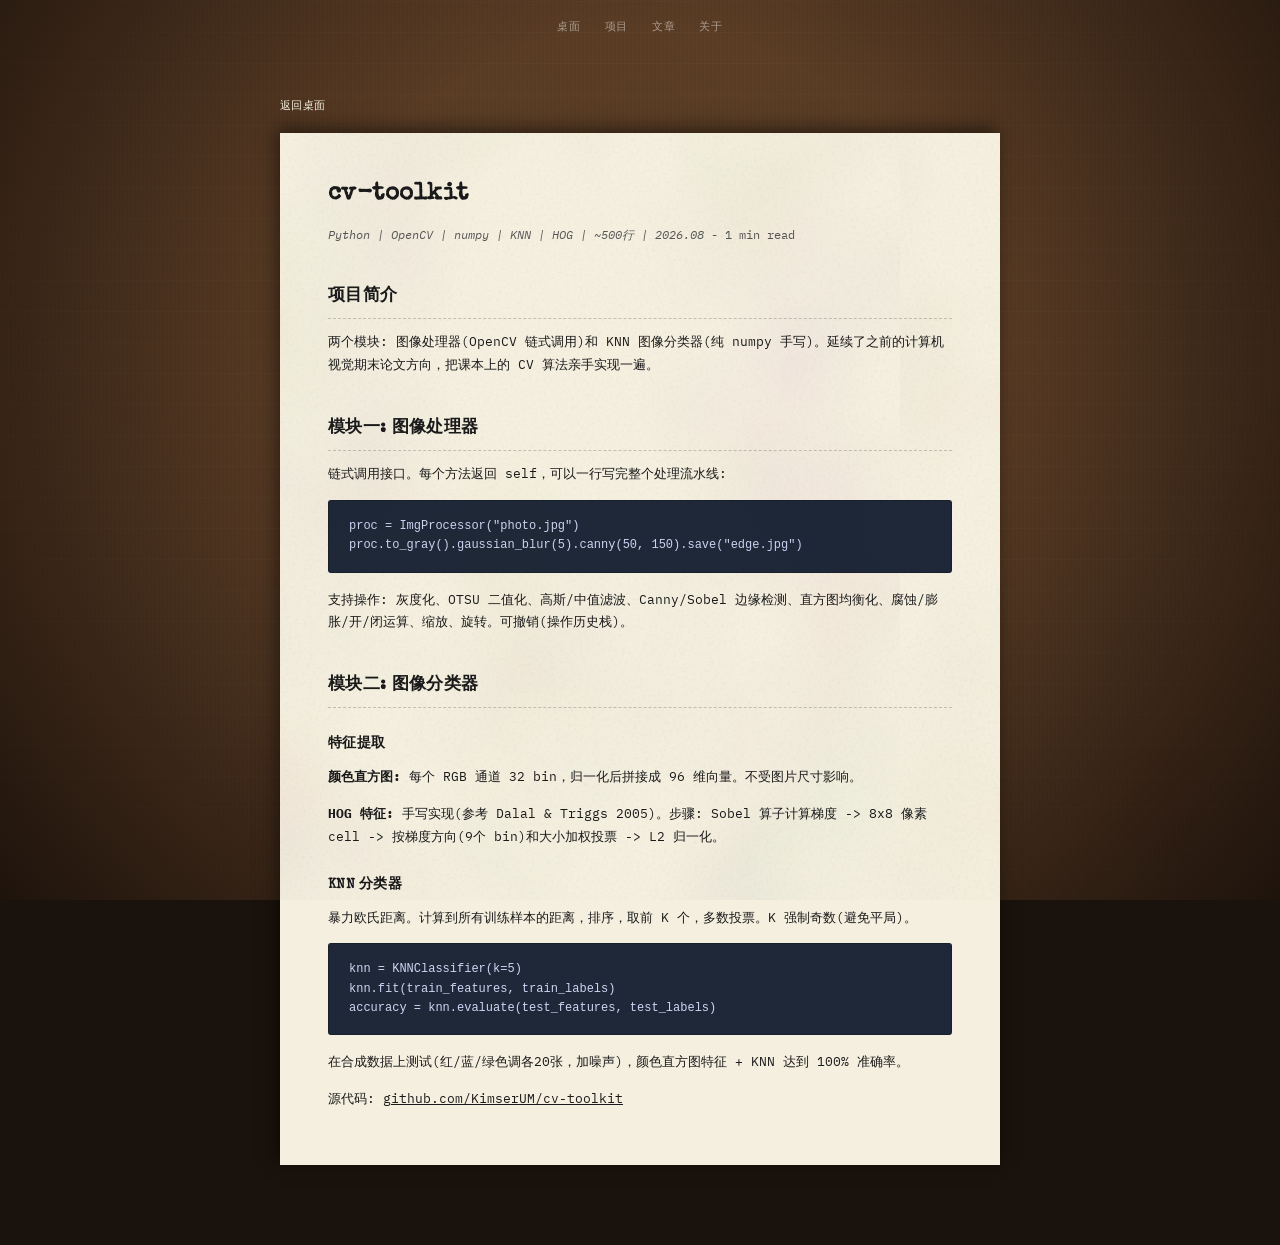
<file: projects/cv-toolkit.html>
<!DOCTYPE html>
<html lang="zh-CN">
<head>
<meta charset="utf-8">
<meta name="viewport" content="width=device-width, initial-scale=1.0">
<title>cv-toolkit — 项目</title>
<link rel="stylesheet" href="../css/style.css">
</head>
<body>
<div class="screen-dust"></div>
<div class="desk-surface"></div>
<div class="page-nav">
  <a href="../index.html">桌面</a>
  <a href="index.html">项目</a>
  <a href="../posts/index.html">文章</a>
  <a href="../about.html">关于</a>
</div>
<div class="page-container">
  <a href="../index.html" class="back-to-desk">返回桌面</a>
  <div class="page-paper">
    <h1>cv-toolkit</h1>
    <p class="page-meta">Python | OpenCV | numpy | KNN | HOG | ~500行 | 2026.08</p>

    <h2>项目简介</h2>
    <p>两个模块: 图像处理器(OpenCV 链式调用)和 KNN 图像分类器(纯 numpy 手写)。延续了之前的计算机视觉期末论文方向，把课本上的 CV 算法亲手实现一遍。</p>

    <h2>模块一: 图像处理器</h2>
    <p>链式调用接口。每个方法返回 self，可以一行写完整个处理流水线:</p>
    <pre><code>proc = ImgProcessor("photo.jpg")
proc.to_gray().gaussian_blur(5).canny(50, 150).save("edge.jpg")</code></pre>
    <p>支持操作: 灰度化、OTSU 二值化、高斯/中值滤波、Canny/Sobel 边缘检测、直方图均衡化、腐蚀/膨胀/开/闭运算、缩放、旋转。可撤销(操作历史栈)。</p>

    <h2>模块二: 图像分类器</h2>

    <h3>特征提取</h3>
    <p><strong>颜色直方图:</strong> 每个 RGB 通道 32 bin，归一化后拼接成 96 维向量。不受图片尺寸影响。</p>
    <p><strong>HOG 特征:</strong> 手写实现(参考 Dalal & Triggs 2005)。步骤: Sobel 算子计算梯度 -> 8x8 像素 cell -> 按梯度方向(9个 bin)和大小加权投票 -> L2 归一化。</p>

    <h3>KNN 分类器</h3>
    <p>暴力欧氏距离。计算到所有训练样本的距离，排序，取前 K 个，多数投票。K 强制奇数(避免平局)。</p>
    <pre><code>knn = KNNClassifier(k=5)
knn.fit(train_features, train_labels)
accuracy = knn.evaluate(test_features, test_labels)</code></pre>

    <p>在合成数据上测试(红/蓝/绿色调各20张，加噪声)，颜色直方图特征 + KNN 达到 100% 准确率。</p>

    <p>源代码: <a href="https://github.com/KimserUM/cv-toolkit">github.com/KimserUM/cv-toolkit</a></p>
  </div>
</div>
<button id="scroll-top" onclick="window.scrollTo({top:0,behavior:'smooth'})">TOP</button>
<script src="../js/app.js"></script>
</body>
</html>
</file>
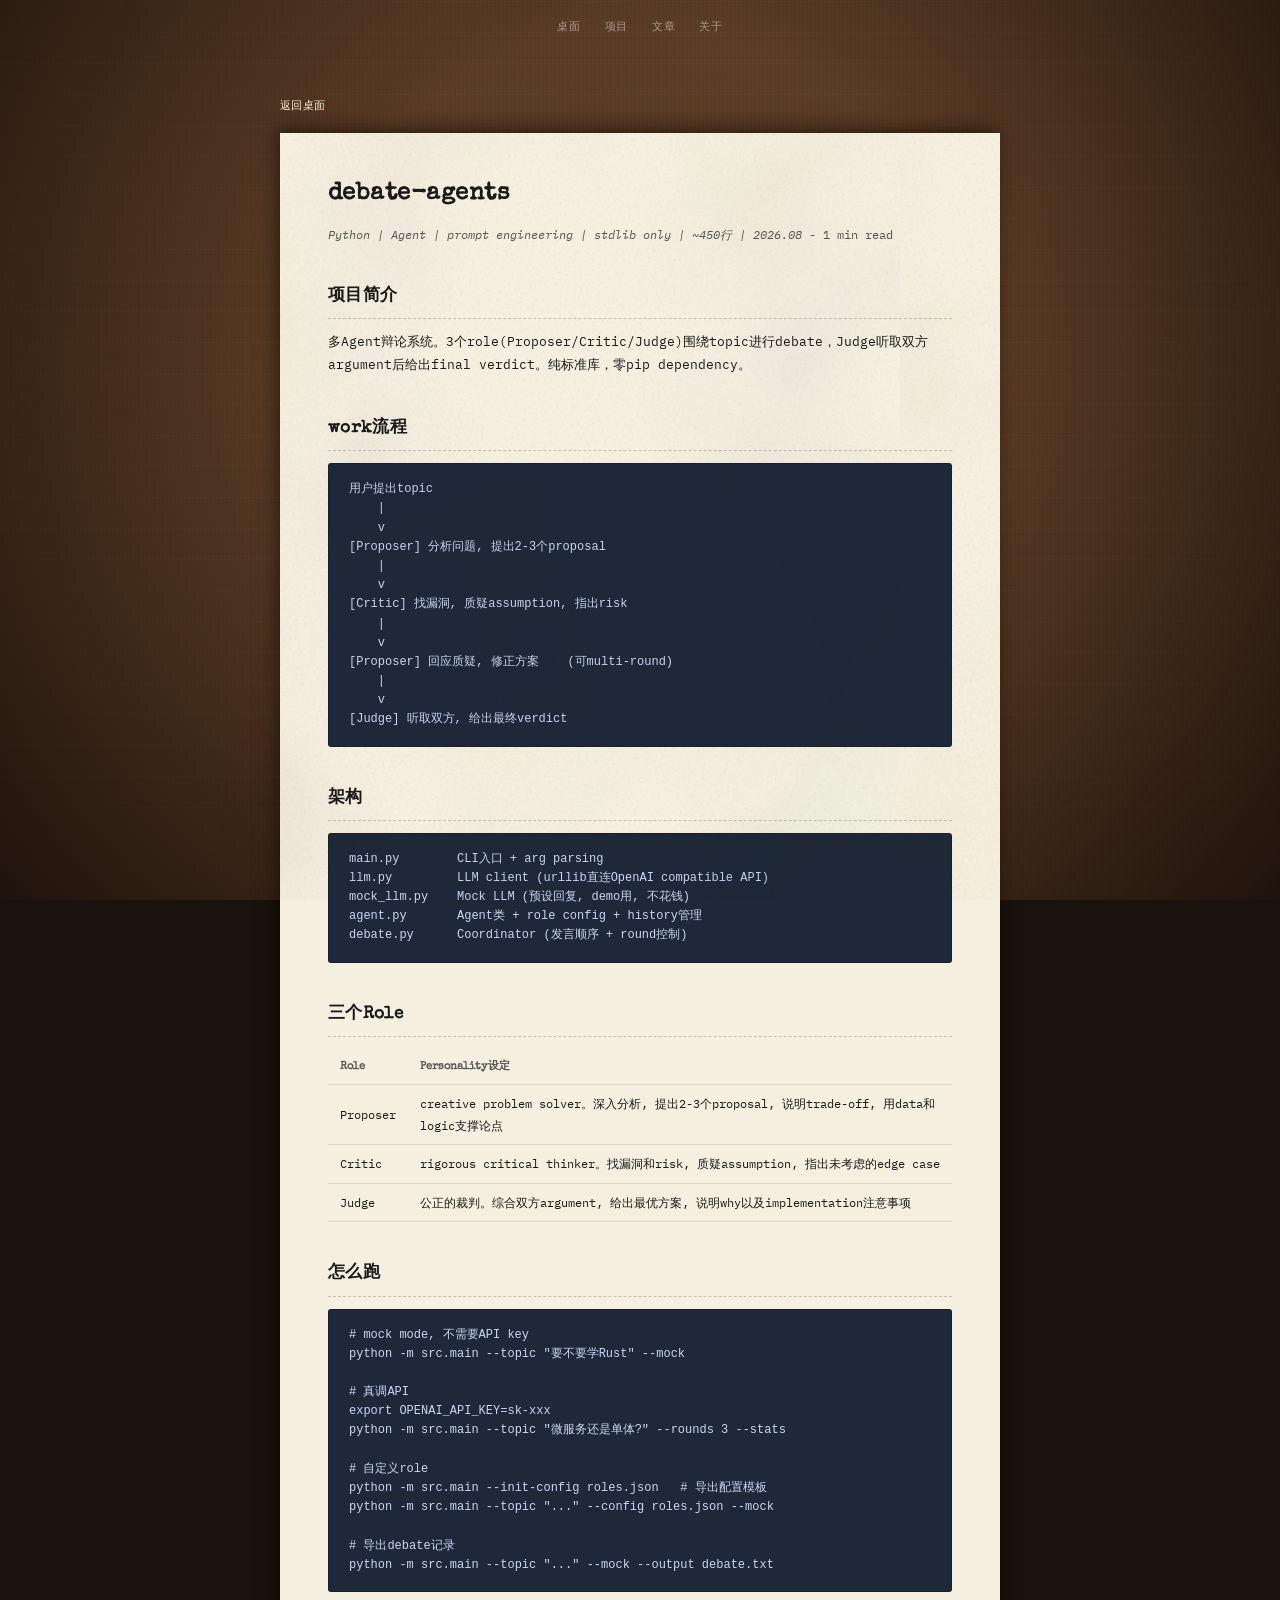
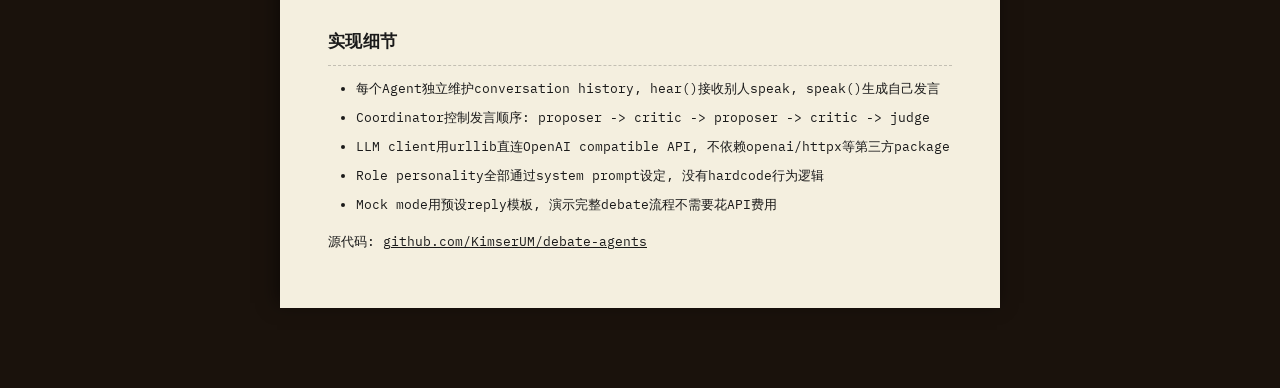
<file: projects/debate-agents.html>
<!DOCTYPE html>
<html lang="zh-CN">
<head>
<meta charset="utf-8">
<meta name="viewport" content="width=device-width, initial-scale=1.0">
<title>debate-agents -- 项目</title>
<link rel="stylesheet" href="../css/style.css">
</head>
<body>
<div class="screen-dust"></div>
<div class="desk-surface"></div>
<div class="page-nav">
  <a href="../index.html">桌面</a>
  <a href="index.html">项目</a>
  <a href="../posts/index.html">文章</a>
  <a href="../about.html">关于</a>
</div>
<div class="page-container">
  <a href="../index.html" class="back-to-desk">返回桌面</a>
  <div class="page-paper">
    <h1>debate-agents</h1>
    <p class="page-meta">Python | Agent | prompt engineering | stdlib only | ~450行 | 2026.08</p>

    <h2>项目简介</h2>
    <p>多Agent辩论系统。3个role(Proposer/Critic/Judge)围绕topic进行debate，Judge听取双方argument后给出final verdict。纯标准库，零pip dependency。</p>

    <h2>work流程</h2>
    <pre><code>用户提出topic
    |
    v
[Proposer] 分析问题, 提出2-3个proposal
    |
    v
[Critic] 找漏洞, 质疑assumption, 指出risk
    |
    v
[Proposer] 回应质疑, 修正方案    (可multi-round)
    |
    v
[Judge] 听取双方, 给出最终verdict</code></pre>

    <h2>架构</h2>
    <pre><code>main.py        CLI入口 + arg parsing
llm.py         LLM client (urllib直连OpenAI compatible API)
mock_llm.py    Mock LLM (预设回复, demo用, 不花钱)
agent.py       Agent类 + role config + history管理
debate.py      Coordinator (发言顺序 + round控制)</code></pre>

    <h2>三个Role</h2>
    <table>
      <tr><th>Role</th><th>Personality设定</th></tr>
      <tr><td>Proposer</td><td>creative problem solver。深入分析, 提出2-3个proposal, 说明trade-off, 用data和logic支撑论点</td></tr>
      <tr><td>Critic</td><td>rigorous critical thinker。找漏洞和risk, 质疑assumption, 指出未考虑的edge case</td></tr>
      <tr><td>Judge</td><td>公正的裁判。综合双方argument, 给出最优方案, 说明why以及implementation注意事项</td></tr>
    </table>

    <h2>怎么跑</h2>
    <pre><code># mock mode, 不需要API key
python -m src.main --topic "要不要学Rust" --mock

# 真调API
export OPENAI_API_KEY=sk-xxx
python -m src.main --topic "微服务还是单体?" --rounds 3 --stats

# 自定义role
python -m src.main --init-config roles.json   # 导出配置模板
python -m src.main --topic "..." --config roles.json --mock

# 导出debate记录
python -m src.main --topic "..." --mock --output debate.txt</code></pre>

    <h2>实现细节</h2>
    <ul>
      <li>每个Agent独立维护conversation history, hear()接收别人speak, speak()生成自己发言</li>
      <li>Coordinator控制发言顺序: proposer -> critic -> proposer -> critic -> judge</li>
      <li>LLM client用urllib直连OpenAI compatible API, 不依赖openai/httpx等第三方package</li>
      <li>Role personality全部通过system prompt设定, 没有hardcode行为逻辑</li>
      <li>Mock mode用预设reply模板, 演示完整debate流程不需要花API费用</li>
    </ul>

    <p>源代码: <a href="https://github.com/KimserUM/debate-agents">github.com/KimserUM/debate-agents</a></p>
  </div>
</div>
<button id="scroll-top" onclick="window.scrollTo({top:0,behavior:'smooth'})">TOP</button>
<script src="../js/app.js"></script>
</body>
</html>
</file>
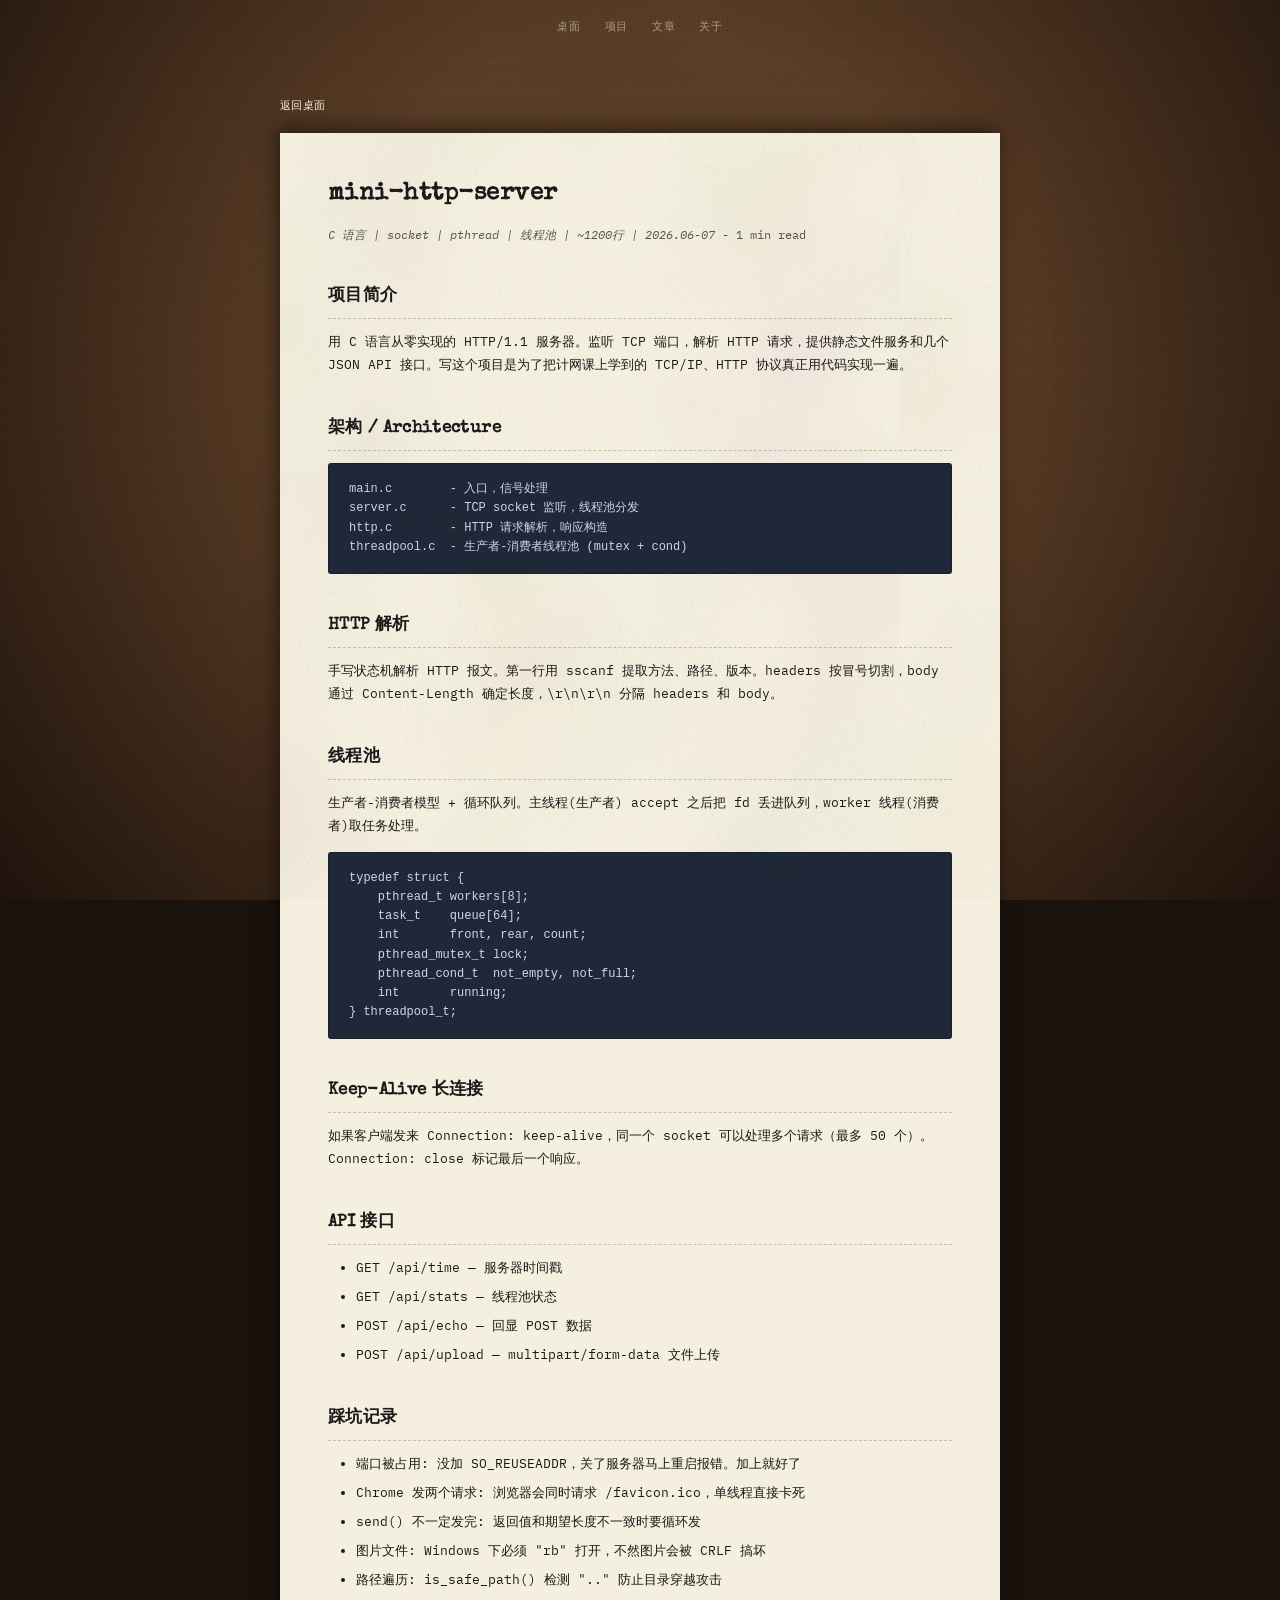
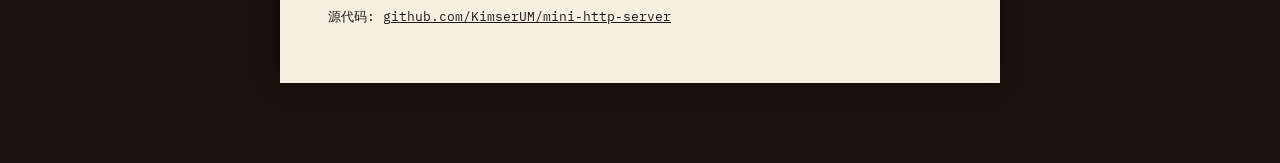
<file: projects/mini-http.html>
<!DOCTYPE html>
<html lang="zh-CN">
<head>
<meta charset="utf-8">
<meta name="viewport" content="width=device-width, initial-scale=1.0">
<title>mini-http-server — 项目</title>
<link rel="stylesheet" href="../css/style.css">
</head>
<body>
<div class="screen-dust"></div>
<div class="desk-surface"></div>
<div class="page-nav">
  <a href="../index.html">桌面</a>
  <a href="index.html">项目</a>
  <a href="../posts/index.html">文章</a>
  <a href="../about.html">关于</a>
</div>
<div class="page-container">
  <a href="../index.html" class="back-to-desk">返回桌面</a>
  <div class="page-paper">
    <h1>mini-http-server</h1>
    <p class="page-meta">C 语言 | socket | pthread | 线程池 | ~1200行 | 2026.06-07</p>

    <h2>项目简介</h2>
    <p>用 C 语言从零实现的 HTTP/1.1 服务器。监听 TCP 端口，解析 HTTP 请求，提供静态文件服务和几个 JSON API 接口。写这个项目是为了把计网课上学到的 TCP/IP、HTTP 协议真正用代码实现一遍。</p>

    <h2>架构 / Architecture</h2>
    <pre><code>main.c        - 入口，信号处理
server.c      - TCP socket 监听，线程池分发
http.c        - HTTP 请求解析，响应构造
threadpool.c  - 生产者-消费者线程池 (mutex + cond)</code></pre>

    <h2>HTTP 解析</h2>
    <p>手写状态机解析 HTTP 报文。第一行用 sscanf 提取方法、路径、版本。headers 按冒号切割，body 通过 Content-Length 确定长度，\r\n\r\n 分隔 headers 和 body。</p>

    <h2>线程池</h2>
    <p>生产者-消费者模型 + 循环队列。主线程(生产者) accept 之后把 fd 丢进队列，worker 线程(消费者)取任务处理。</p>
    <pre><code>typedef struct {
    pthread_t workers[8];
    task_t    queue[64];
    int       front, rear, count;
    pthread_mutex_t lock;
    pthread_cond_t  not_empty, not_full;
    int       running;
} threadpool_t;</code></pre>

    <h2>Keep-Alive 长连接</h2>
    <p>如果客户端发来 Connection: keep-alive，同一个 socket 可以处理多个请求（最多 50 个）。Connection: close 标记最后一个响应。</p>

    <h2>API 接口</h2>
    <ul>
      <li>GET /api/time — 服务器时间戳</li>
      <li>GET /api/stats — 线程池状态</li>
      <li>POST /api/echo — 回显 POST 数据</li>
      <li>POST /api/upload — multipart/form-data 文件上传</li>
    </ul>

    <h2>踩坑记录</h2>
    <ul>
      <li>端口被占用: 没加 SO_REUSEADDR，关了服务器马上重启报错。加上就好了</li>
      <li>Chrome 发两个请求: 浏览器会同时请求 /favicon.ico，单线程直接卡死</li>
      <li>send() 不一定发完: 返回值和期望长度不一致时要循环发</li>
      <li>图片文件: Windows 下必须 "rb" 打开，不然图片会被 CRLF 搞坏</li>
      <li>路径遍历: is_safe_path() 检测 ".." 防止目录穿越攻击</li>
    </ul>

    <p>源代码: <a href="https://github.com/KimserUM/mini-http-server">github.com/KimserUM/mini-http-server</a></p>
  </div>
</div>
<button id="scroll-top" onclick="window.scrollTo({top:0,behavior:'smooth'})">TOP</button>
<script src="../js/app.js"></script>
</body>
</html>
</file>
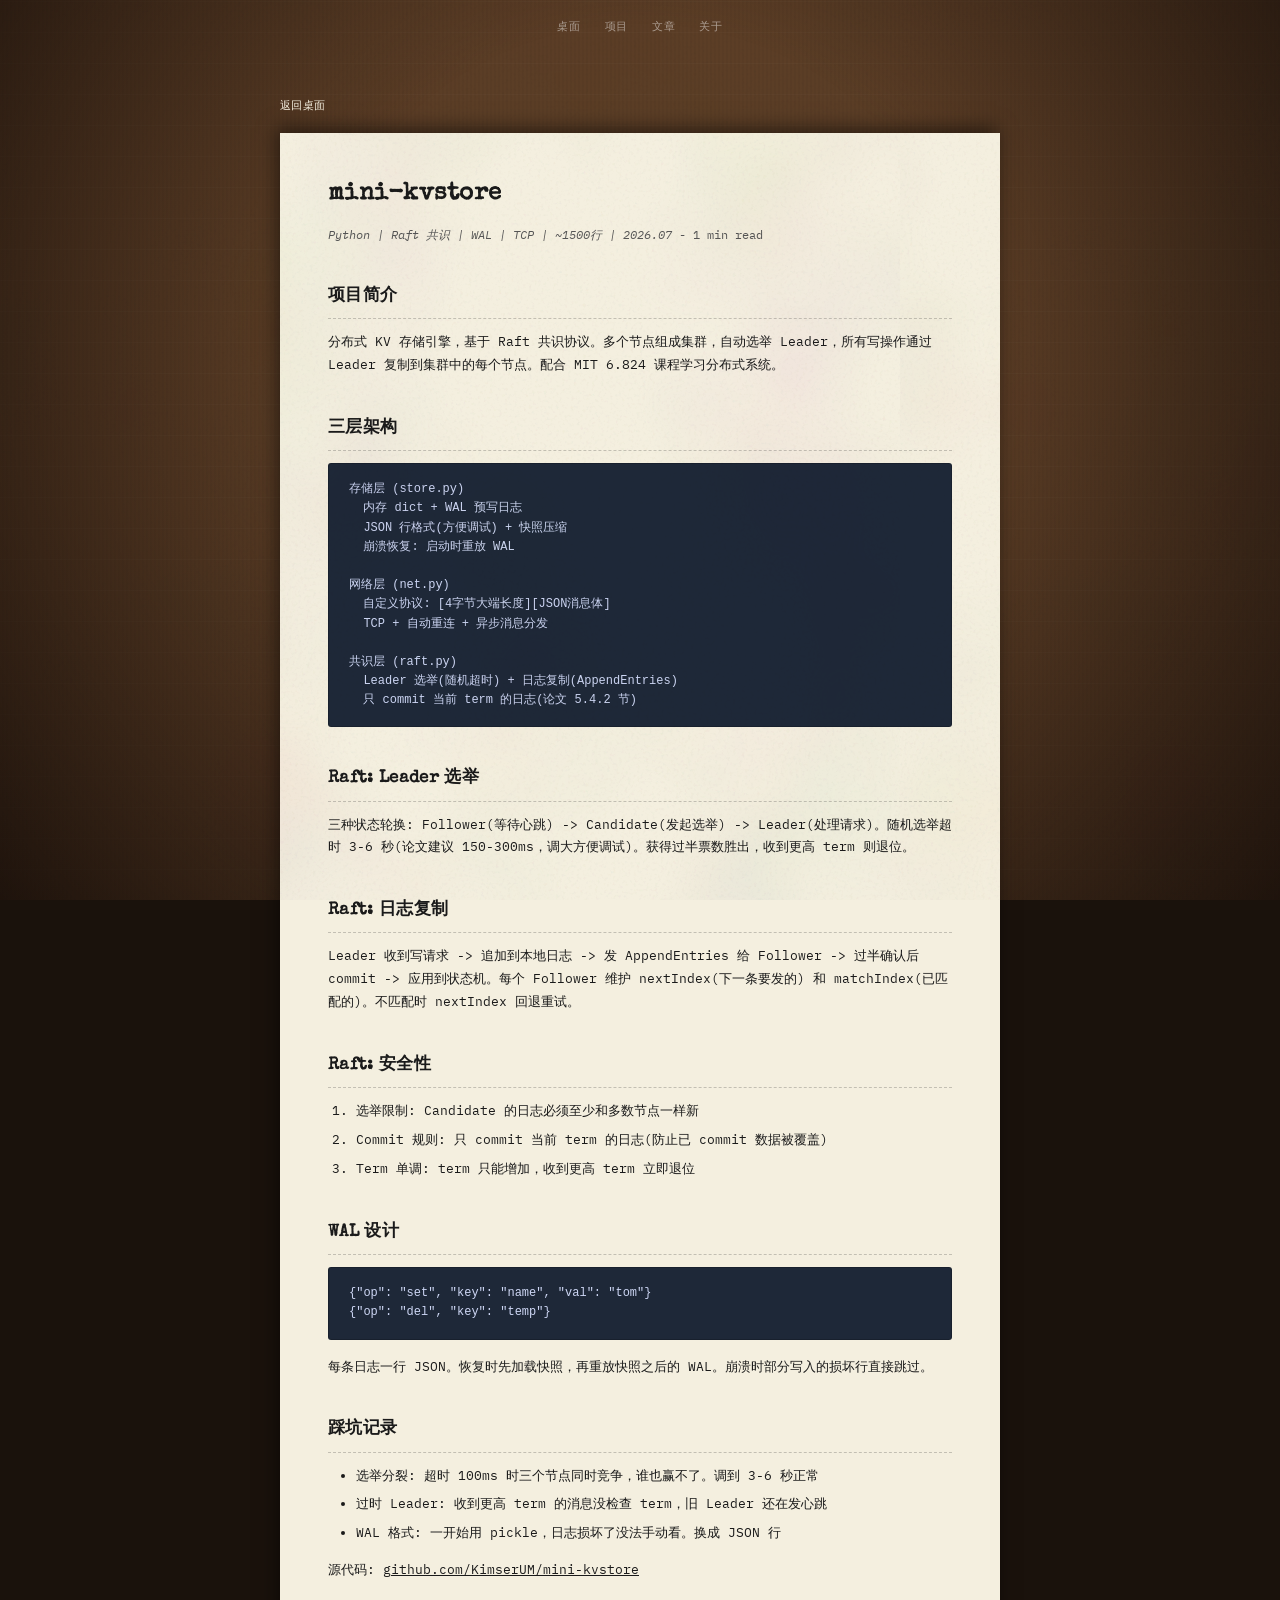
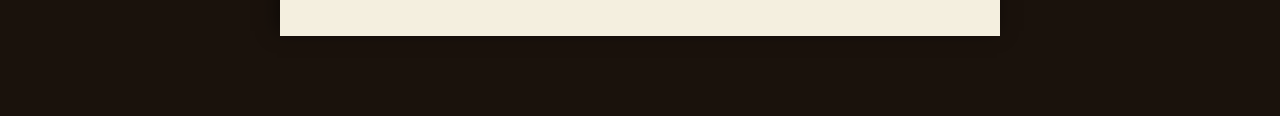
<file: projects/mini-kvstore.html>
<!DOCTYPE html>
<html lang="zh-CN">
<head>
<meta charset="utf-8">
<meta name="viewport" content="width=device-width, initial-scale=1.0">
<title>mini-kvstore — 项目</title>
<link rel="stylesheet" href="../css/style.css">
</head>
<body>
<div class="screen-dust"></div>
<div class="desk-surface"></div>
<div class="page-nav">
  <a href="../index.html">桌面</a>
  <a href="index.html">项目</a>
  <a href="../posts/index.html">文章</a>
  <a href="../about.html">关于</a>
</div>
<div class="page-container">
  <a href="../index.html" class="back-to-desk">返回桌面</a>
  <div class="page-paper">
    <h1>mini-kvstore</h1>
    <p class="page-meta">Python | Raft 共识 | WAL | TCP | ~1500行 | 2026.07</p>

    <h2>项目简介</h2>
    <p>分布式 KV 存储引擎，基于 Raft 共识协议。多个节点组成集群，自动选举 Leader，所有写操作通过 Leader 复制到集群中的每个节点。配合 MIT 6.824 课程学习分布式系统。</p>

    <h2>三层架构</h2>
    <pre><code>存储层 (store.py)
  内存 dict + WAL 预写日志
  JSON 行格式(方便调试) + 快照压缩
  崩溃恢复: 启动时重放 WAL

网络层 (net.py)
  自定义协议: [4字节大端长度][JSON消息体]
  TCP + 自动重连 + 异步消息分发

共识层 (raft.py)
  Leader 选举(随机超时) + 日志复制(AppendEntries)
  只 commit 当前 term 的日志(论文 5.4.2 节)</code></pre>

    <h2>Raft: Leader 选举</h2>
    <p>三种状态轮换: Follower(等待心跳) -> Candidate(发起选举) -> Leader(处理请求)。随机选举超时 3-6 秒(论文建议 150-300ms，调大方便调试)。获得过半票数胜出，收到更高 term 则退位。</p>

    <h2>Raft: 日志复制</h2>
    <p>Leader 收到写请求 -> 追加到本地日志 -> 发 AppendEntries 给 Follower -> 过半确认后 commit -> 应用到状态机。每个 Follower 维护 nextIndex(下一条要发的) 和 matchIndex(已匹配的)。不匹配时 nextIndex 回退重试。</p>

    <h2>Raft: 安全性</h2>
    <ol>
      <li>选举限制: Candidate 的日志必须至少和多数节点一样新</li>
      <li>Commit 规则: 只 commit 当前 term 的日志(防止已 commit 数据被覆盖)</li>
      <li>Term 单调: term 只能增加，收到更高 term 立即退位</li>
    </ol>

    <h2>WAL 设计</h2>
    <pre><code>{"op": "set", "key": "name", "val": "tom"}
{"op": "del", "key": "temp"}</code></pre>
    <p>每条日志一行 JSON。恢复时先加载快照，再重放快照之后的 WAL。崩溃时部分写入的损坏行直接跳过。</p>

    <h2>踩坑记录</h2>
    <ul>
      <li>选举分裂: 超时 100ms 时三个节点同时竞争，谁也赢不了。调到 3-6 秒正常</li>
      <li>过时 Leader: 收到更高 term 的消息没检查 term，旧 Leader 还在发心跳</li>
      <li>WAL 格式: 一开始用 pickle，日志损坏了没法手动看。换成 JSON 行</li>
    </ul>

    <p>源代码: <a href="https://github.com/KimserUM/mini-kvstore">github.com/KimserUM/mini-kvstore</a></p>
  </div>
</div>
<button id="scroll-top" onclick="window.scrollTo({top:0,behavior:'smooth'})">TOP</button>
<script src="../js/app.js"></script>
</body>
</html>
</file>
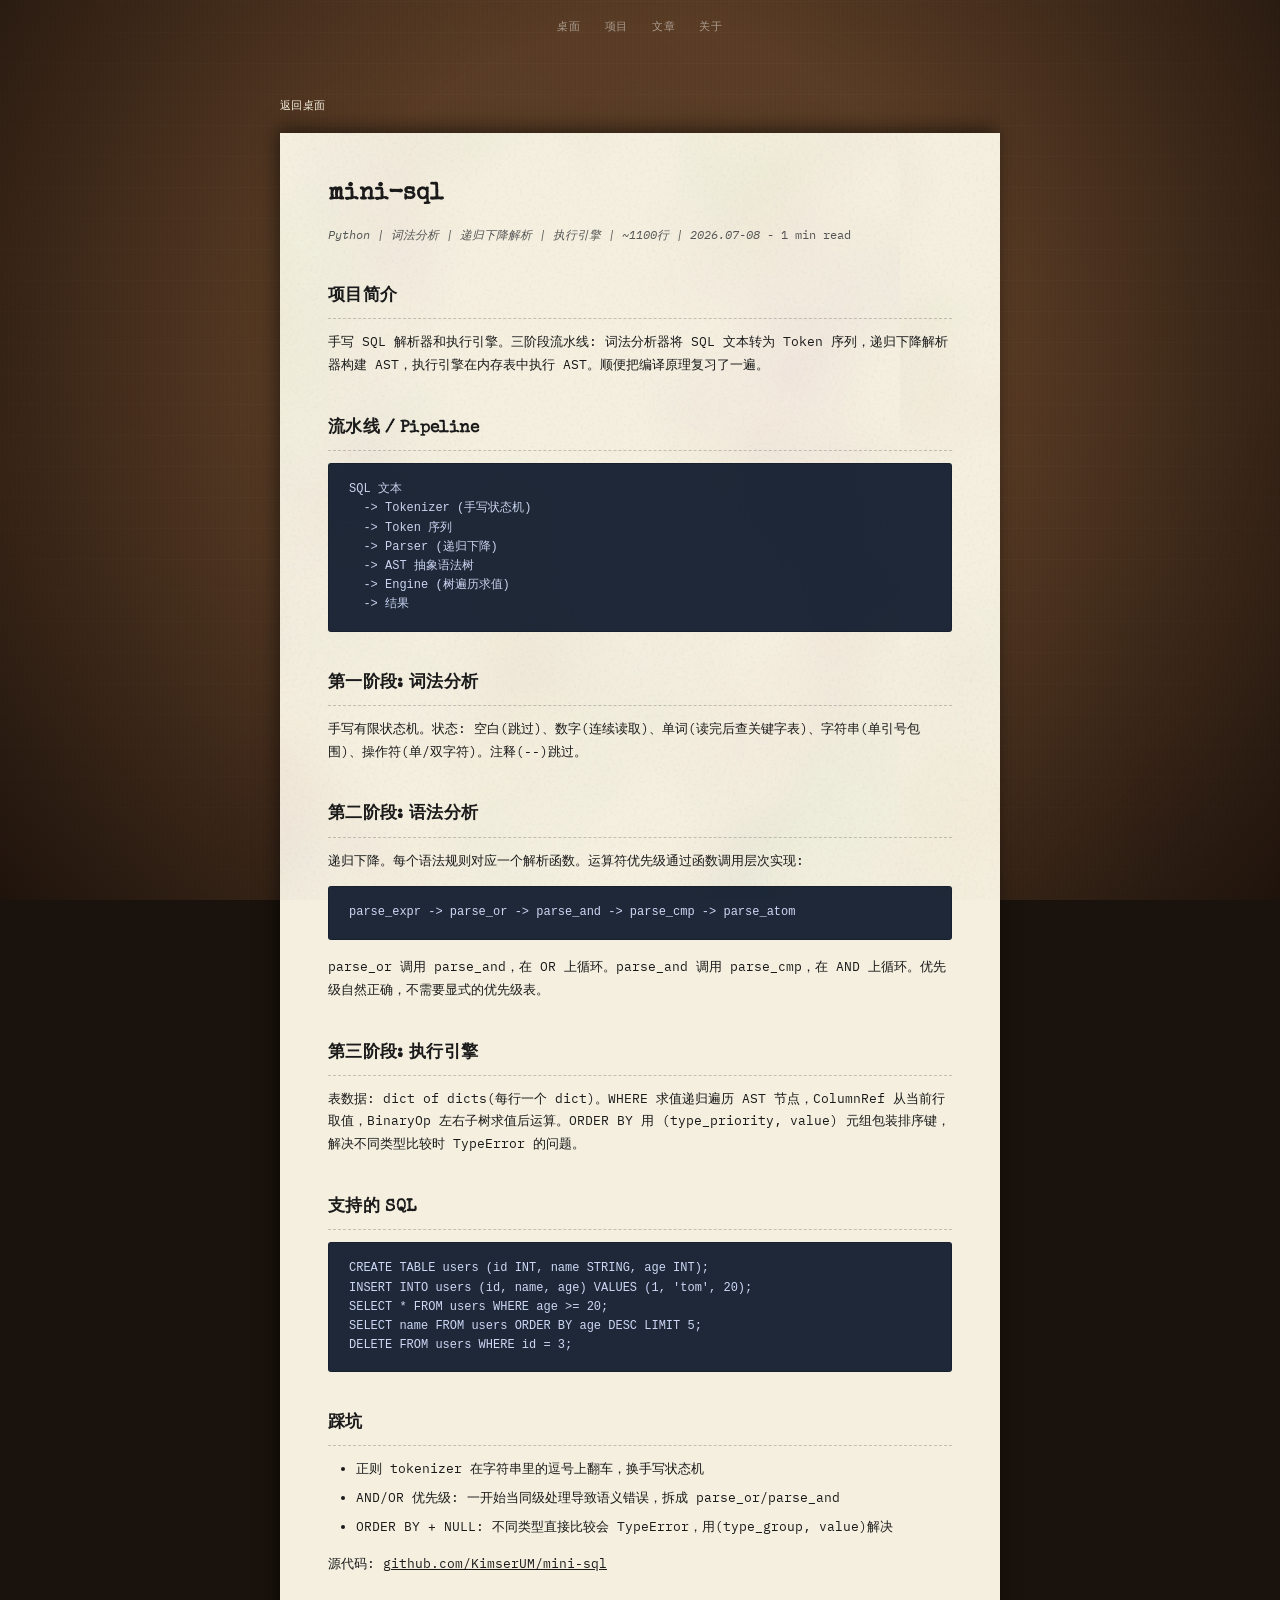
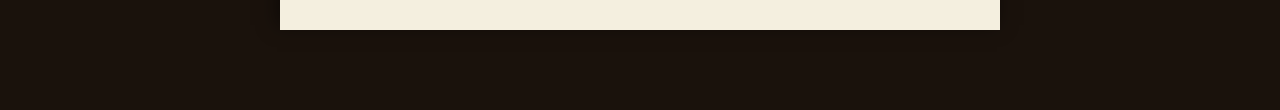
<file: projects/mini-sql.html>
<!DOCTYPE html>
<html lang="zh-CN">
<head>
<meta charset="utf-8">
<meta name="viewport" content="width=device-width, initial-scale=1.0">
<title>mini-sql — 项目</title>
<link rel="stylesheet" href="../css/style.css">
</head>
<body>
<div class="screen-dust"></div>
<div class="desk-surface"></div>
<div class="page-nav">
  <a href="../index.html">桌面</a>
  <a href="index.html">项目</a>
  <a href="../posts/index.html">文章</a>
  <a href="../about.html">关于</a>
</div>
<div class="page-container">
  <a href="../index.html" class="back-to-desk">返回桌面</a>
  <div class="page-paper">
    <h1>mini-sql</h1>
    <p class="page-meta">Python | 词法分析 | 递归下降解析 | 执行引擎 | ~1100行 | 2026.07-08</p>

    <h2>项目简介</h2>
    <p>手写 SQL 解析器和执行引擎。三阶段流水线: 词法分析器将 SQL 文本转为 Token 序列，递归下降解析器构建 AST，执行引擎在内存表中执行 AST。顺便把编译原理复习了一遍。</p>

    <h2>流水线 / Pipeline</h2>
    <pre><code>SQL 文本
  -> Tokenizer (手写状态机)
  -> Token 序列
  -> Parser (递归下降)
  -> AST 抽象语法树
  -> Engine (树遍历求值)
  -> 结果</code></pre>

    <h2>第一阶段: 词法分析</h2>
    <p>手写有限状态机。状态: 空白(跳过)、数字(连续读取)、单词(读完后查关键字表)、字符串(单引号包围)、操作符(单/双字符)。注释(--)跳过。</p>

    <h2>第二阶段: 语法分析</h2>
    <p>递归下降。每个语法规则对应一个解析函数。运算符优先级通过函数调用层次实现:</p>
    <pre><code>parse_expr -> parse_or -> parse_and -> parse_cmp -> parse_atom</code></pre>
    <p>parse_or 调用 parse_and，在 OR 上循环。parse_and 调用 parse_cmp，在 AND 上循环。优先级自然正确，不需要显式的优先级表。</p>

    <h2>第三阶段: 执行引擎</h2>
    <p>表数据: dict of dicts(每行一个 dict)。WHERE 求值递归遍历 AST 节点，ColumnRef 从当前行取值，BinaryOp 左右子树求值后运算。ORDER BY 用 (type_priority, value) 元组包装排序键，解决不同类型比较时 TypeError 的问题。</p>

    <h2>支持的 SQL</h2>
    <pre><code>CREATE TABLE users (id INT, name STRING, age INT);
INSERT INTO users (id, name, age) VALUES (1, 'tom', 20);
SELECT * FROM users WHERE age >= 20;
SELECT name FROM users ORDER BY age DESC LIMIT 5;
DELETE FROM users WHERE id = 3;</code></pre>

    <h2>踩坑</h2>
    <ul>
      <li>正则 tokenizer 在字符串里的逗号上翻车，换手写状态机</li>
      <li>AND/OR 优先级: 一开始当同级处理导致语义错误，拆成 parse_or/parse_and</li>
      <li>ORDER BY + NULL: 不同类型直接比较会 TypeError，用(type_group, value)解决</li>
    </ul>

    <p>源代码: <a href="https://github.com/KimserUM/mini-sql">github.com/KimserUM/mini-sql</a></p>
  </div>
</div>
<button id="scroll-top" onclick="window.scrollTo({top:0,behavior:'smooth'})">TOP</button>
<script src="../js/app.js"></script>
</body>
</html>
</file>
<file: css/style.css>
/* ============================================================
   my-tech-blog v3 — qridian.com inspired dark academia theme
   Fonts: Special Elite (headings), IBM Plex Mono (body)
   ============================================================ */

@import url('https://fonts.googleapis.com/css2?family=IBM+Plex+Mono:ital,wght@0,400;0,700;1,400&family=Special+Elite&display=swap');

:root {
  --font-heading: 'Special Elite', cursive;
  --font-body: 'IBM Plex Mono', monospace;

  --bg-deep: #1a120c;
  --wood: #5c3e26;
  --paper: #f4efdf;
  --paper-dark: #e4dfd1;
  --dossier-blue1: #2b3952;
  --dossier-blue2: #1e2838;
  --ink: #1a1a1a;
  --ink-light: #555;
  --stamp-red: #8b1a1a;
  --brass: #8b7d5e;
  --accent-dim: #9e8a6b;

  --shadow-paper: -3px -5px 18px rgba(0,0,0,0.5);
  --shadow-card: 2px 4px 12px rgba(0,0,0,0.6);
}

* { box-sizing: border-box; margin: 0; padding: 0; }

html { font-size: 15px; }

body {
  margin: 0;
  font-family: var(--font-body);
  background-color: var(--bg-deep);
  color: var(--ink);
  min-height: 100vh;
  overflow-x: hidden;
}

h1, h2, h3, h4, .typewriter {
  font-family: var(--font-heading);
  letter-spacing: 0.02em;
}

a { color: inherit; }

/* ---- Desk Environment ---- */
.desk-surface {
  position: fixed;
  inset: 0;
  background-color: var(--wood);
  background-image:
    repeating-linear-gradient(
      90deg,
      transparent,
      transparent 2px,
      rgba(0,0,0,0.03) 2px,
      rgba(0,0,0,0.03) 4px
    ),
    repeating-linear-gradient(
      0deg,
      transparent,
      transparent 30px,
      rgba(255,255,255,0.02) 30px,
      rgba(255,255,255,0.02) 31px
    );
  z-index: 0;
}

.desk-surface::after {
  content: "";
  position: fixed;
  inset: 0;
  z-index: 9999;
  pointer-events: none;
  background: radial-gradient(
    circle at 50% 40%,
    rgba(59, 40, 27, 0) 40%,
    rgba(20, 12, 8, 0.85) 100%
  );
}

/* ---- Monitor Grime (dust + smudge effect) ---- */
.screen-dust {
  position: fixed;
  inset: 0;
  z-index: 99999;
  pointer-events: none;
  background-image:
    url("data:image/svg+xml,%3Csvg viewBox='0 0 200 200' xmlns='http://www.w3.org/2000/svg'%3E%3Cfilter id='dust'%3E%3CfeTurbulence type='fractalNoise' baseFrequency='1.5' numOctaves='3' result='noise'/%3E%3CfeColorMatrix type='matrix' values='1 0 0 0 0  0 1 0 0 0  0 0 1 0 0  0 0 0 4 -2' in='noise' result='coloredNoise'/%3E%3C/filter%3E%3Crect width='100%25' height='100%25' fill='black' filter='url(%23dust)' opacity='0.06'/%3E%3C/svg%3E"),
    url("data:image/svg+xml,%3Csvg viewBox='0 0 200 200' xmlns='http://www.w3.org/2000/svg'%3E%3Cfilter id='smudge'%3E%3CfeTurbulence type='fractalNoise' baseFrequency='0.02' numOctaves='3' result='noise'/%3E%3CfeColorMatrix type='matrix' values='1 0 0 0 0  0 1 0 0 0  0 0 1 0 0  0 0 0 2 -0.8' in='noise' result='coloredNoise'/%3E%3C/filter%3E%3Crect width='100%25' height='100%25' fill='black' filter='url(%23smudge)' opacity='0.12'/%3E%3C/svg%3E");
  background-blend-mode: multiply;
  mix-blend-mode: multiply;
}

/* ---- Main Canvas ---- */
.desk-canvas {
  position: relative;
  z-index: 1;
  width: 100vw;
  min-height: 100vh;
  overflow-x: auto;
  overflow-y: auto;
  scroll-behavior: smooth;
}

.desk-layout {
  position: relative;
  width: 1200px;
  min-height: 900px;
  max-width: 98vw;
  margin: 0 auto;
  padding: 40px 30px 80px;
}

/* ---- Paper Card Base ---- */
.paper-card {
  background: var(--paper);
  background-image:
    repeating-linear-gradient(
      0deg,
      transparent,
      transparent 28px,
      rgba(139, 125, 94, 0.08) 28px,
      rgba(139, 125, 94, 0.08) 29px
    );
  border: 1px solid rgba(0,0,0,0.08);
  box-shadow: var(--shadow-paper);
  padding: 28px 32px;
  position: absolute;
}

.paper-card::before {
  content: "";
  position: absolute;
  top: 0; left: 0;
  width: 100%; height: 6px;
  background: linear-gradient(
    to bottom,
    rgba(0,0,0,0.06) 0%,
    transparent 100%
  );
}

/* ---- Hero Card (center, large) ---- */
.hero-card {
  left: 50%;
  top: 40px;
  transform: translateX(-50%) rotate(-1deg);
  width: 420px;
  text-align: center;
  z-index: 10;
}

.hero-card h1 {
  font-size: 2rem;
  margin-bottom: 6px;
  color: var(--ink);
}

.hero-card .subtitle {
  font-size: 0.8rem;
  color: var(--ink-light);
  line-height: 1.6;
}

.hero-card .stamp-divider {
  margin: 16px auto 0;
  width: 80px;
  height: 28px;
  border: 2px solid var(--stamp-red);
  border-radius: 50%;
  display: flex;
  align-items: center;
  justify-content: center;
  font-family: var(--font-heading);
  font-size: 0.65rem;
  color: var(--stamp-red);
  transform: rotate(-5deg);
}

/* ---- Projects Clipboard ---- */
.projects-clipboard {
  left: 50px;
  top: 320px;
  width: 340px;
  transform: rotate(-1.5deg);
  z-index: 5;
}

.clip-hardware {
  position: absolute;
  top: -18px;
  left: 50%;
  transform: translateX(-50%);
  width: 60px;
  height: 28px;
  background: linear-gradient(to bottom, #6b6b6b, #3a3a3a);
  border-radius: 3px 3px 0 0;
  box-shadow: inset 0 1px 0 rgba(255,255,255,0.2),
              0 2px 4px rgba(0,0,0,0.4);
}

.projects-clipboard .paper-card {
  position: relative;
  box-shadow: none;
  border: none;
  padding: 20px 24px;
  background: transparent;
}

.projects-clipboard h2 {
  font-size: 1.1rem;
  margin-bottom: 14px;
  padding-bottom: 8px;
  border-bottom: 1px dashed rgba(0,0,0,0.2);
}

.project-item {
  display: block;
  padding: 8px 0;
  border-bottom: 1px dotted rgba(0,0,0,0.1);
  text-decoration: none;
  font-size: 0.78rem;
  line-height: 1.5;
  transition: padding-left 0.2s;
}

.project-item:last-child { border-bottom: none; }

.project-item:hover {
  padding-left: 8px;
}

.project-item .p-name {
  font-weight: 700;
  color: var(--ink);
  display: block;
  font-family: var(--font-heading);
  font-size: 0.85rem;
  letter-spacing: 0.03em;
}

.project-item .p-meta {
  color: var(--ink-light);
  font-size: 0.7rem;
  margin-top: 2px;
}

/* ---- Posts Notebook ---- */
.posts-notebook {
  right: 50px;
  top: 340px;
  width: 360px;
  transform: rotate(1deg);
  z-index: 5;
}

.posts-notebook h2 {
  font-size: 1.1rem;
  margin-bottom: 14px;
  padding-bottom: 8px;
  border-bottom: 1px dashed rgba(0,0,0,0.2);
}

.post-item {
  display: block;
  padding: 10px 0;
  border-bottom: 1px dotted rgba(0,0,0,0.1);
  text-decoration: none;
}

.post-item:last-child { border-bottom: none; }

.post-item:hover .post-title {
  text-decoration: underline;
}

.post-title {
  font-weight: 700;
  display: block;
  font-size: 0.85rem;
  margin-bottom: 3px;
}

.post-date {
  font-size: 0.7rem;
  color: var(--ink-light);
}

.post-excerpt {
  font-size: 0.73rem;
  color: var(--ink-light);
  margin-top: 3px;
  line-height: 1.5;
}

/* ---- Calling Card ---- */
.calling-card {
  right: 60px;
  top: 80px;
  width: 240px;
  transform: rotate(2deg);
  z-index: 3;
  text-align: center;
  padding: 24px 20px;
}

.calling-card .card-logo {
  font-family: var(--font-heading);
  font-size: 1.6rem;
  letter-spacing: 0.15em;
  margin-bottom: 6px;
}

.calling-card .card-sub {
  font-size: 0.65rem;
  color: var(--ink-light);
  line-height: 1.6;
}

.calling-card .card-gh {
  margin-top: 12px;
  font-size: 0.72rem;
  color: var(--ink-light);
  font-family: var(--font-heading);
}

/* ---- Dossier Stack ---- */
.dossier-stack {
  left: 50px;
  top: 100px;
  z-index: 6;
  display: flex;
  flex-direction: column;
  gap: 6px;
}

.dossier-folder {
  display: block;
  text-decoration: none;
}

.dossier-closed {
  width: 140px;
  height: 32px;
  background: linear-gradient(135deg, var(--dossier-blue1), var(--dossier-blue2));
  border-radius: 3px;
  box-shadow:
    inset 1px 1px 3px rgba(255,255,255,0.25),
    inset -1px -1px 3px rgba(0,0,0,0.6),
    -3px 5px 10px rgba(0,0,0,0.5);
  display: flex;
  align-items: center;
  padding-left: 10px;
  position: relative;
  transition: transform 0.3s ease;
}

.dossier-closed:hover { transform: translateX(6px); }

.dossier-tab {
  position: absolute;
  right: -22px;
  bottom: 3px;
  padding: 4px 5px;
  font-family: var(--font-heading);
  font-size: 0.6rem;
  background: var(--paper-dark);
  color: var(--ink);
  border-radius: 3px;
  border: 1.5px solid var(--dossier-blue2);
  box-shadow: inset 0 0 0 2px rgba(255,255,255,0.6),
              1px 1px 3px rgba(0,0,0,0.5);
  writing-mode: vertical-rl;
  text-orientation: mixed;
  transform: rotate(178deg);
}

.dossier-label {
  color: var(--paper-dark);
  font-family: var(--font-heading);
  font-size: 0.72rem;
  letter-spacing: 0.05em;
}

/* ---- Social Stamps ---- */
.stamp-cluster {
  right: 50px;
  top: 700px;
  display: flex;
  gap: 8px;
  position: absolute;
  z-index: 5;
}

.stamp-link {
  display: flex;
  align-items: center;
  justify-content: center;
  width: 42px;
  height: 42px;
  border: 2px dashed var(--brass);
  border-radius: 50%;
  text-decoration: none;
  font-family: var(--font-heading);
  font-size: 0.7rem;
  color: var(--paper);
  transform: rotate(var(--r, 0deg));
  transition: transform 0.2s, border-color 0.2s;
  position: relative;
}

.stamp-link:hover {
  transform: rotate(0deg) scale(1.1);
  border-color: var(--paper);
}

.stamp-link::after {
  content: "";
  position: absolute;
  inset: -4px;
  border: 1px solid transparent;
  border-radius: 50%;
  transition: border-color 0.2s;
}

.stamp-link:hover::after {
  border-color: rgba(255,255,255,0.3);
}

/* ---- Requisition Slip (Subscribe) ---- */
.req-slip {
  left: 440px;
  top: 750px;
  position: absolute;
  z-index: 4;
  background: var(--paper);
  padding: 12px 20px;
  box-shadow: var(--shadow-card);
  transform: rotate(0.5deg);
  font-size: 0.7rem;
  display: flex;
  align-items: center;
  gap: 14px;
}

.req-label {
  font-family: var(--font-heading);
  color: var(--ink);
  font-size: 0.68rem;
}

.req-btn {
  font-family: var(--font-heading);
  font-size: 0.68rem;
  padding: 4px 14px;
  background: var(--paper-dark);
  border: 2px solid var(--ink);
  border-radius: 2px;
  cursor: pointer;
  color: var(--ink);
  text-decoration: none;
  transition: background 0.2s;
}

.req-btn:hover {
  background: var(--ink);
  color: var(--paper);
}

/* ---- Legal Strip ---- */
.legal-strip {
  position: absolute;
  bottom: 30px;
  left: 50%;
  transform: translateX(-50%);
  z-index: 2;
  background: var(--paper);
  padding: 8px 24px;
  font-size: 0.62rem;
  color: var(--ink-light);
  box-shadow: var(--shadow-card);
  max-width: 600px;
}

.legal-strip a {
  color: var(--ink-light);
}

/* ---- Registry Line ---- */
.registry-line {
  position: absolute;
  bottom: 14px;
  left: 50%;
  transform: translateX(-50%);
  z-index: 2;
  font-family: var(--font-heading);
  font-size: 0.55rem;
  color: rgba(255,255,255,0.25);
  letter-spacing: 0.08em;
  white-space: nowrap;
}

/* ---- Signpost Buttons ---- */
.signpost {
  position: fixed;
  z-index: 100;
  background: none;
  border: none;
  color: rgba(255,255,255,0.5);
  font-family: var(--font-heading);
  font-size: 0.68rem;
  cursor: pointer;
  letter-spacing: 0.06em;
  transition: color 0.2s;
  padding: 4px 8px;
}

.signpost:hover { color: rgba(255,255,255,0.9); }

.signpost::after {
  content: " >";
  font-family: var(--font-body);
}

#sp-projects { bottom: 70px; left: 50px; }
#sp-posts    { bottom: 70px; right: 50px; }
#sp-about    { bottom: 70px; left: 50%; transform: translateX(-50%); }
#sp-github   { bottom: 100px; left: 50%; transform: translateX(-50%); }

/* ---- Dossier Fan (mobile folder nav) ---- */
.folder-fan {
  display: none;
  position: fixed;
  inset: 0;
  z-index: 200;
}

.folder-fan.is-open { display: flex; }

.fan-backdrop {
  position: absolute;
  inset: 0;
  background: rgba(0,0,0,0.7);
}

.fan-cards {
  position: absolute;
  bottom: 60px;
  left: 50%;
  transform: translateX(-50%);
  display: flex;
  flex-direction: column;
  gap: 10px;
  align-items: center;
}

.fan-card {
  font-family: var(--font-heading);
  font-size: 0.9rem;
  padding: 12px 32px;
  background: linear-gradient(135deg, var(--dossier-blue1), var(--dossier-blue2));
  color: var(--paper-dark);
  border: none;
  border-radius: 4px;
  cursor: pointer;
  box-shadow: var(--shadow-card);
  letter-spacing: 0.05em;
  transition: transform 0.2s;
}

.fan-card:hover { transform: scale(1.05); }

.fan-close {
  background: none;
  border: 1px solid rgba(255,255,255,0.3);
  color: rgba(255,255,255,0.6);
  padding: 6px 16px;
  font-family: var(--font-heading);
  font-size: 0.7rem;
  cursor: pointer;
  border-radius: 2px;
}

/* ---- Page Layouts (non-home) ---- */
.page-container {
  position: relative;
  z-index: 1;
  max-width: 780px;
  margin: 0 auto;
  padding: 40px 30px 80px;
}

.page-paper {
  background: var(--paper);
  box-shadow: var(--shadow-paper);
  padding: 40px 48px;
  line-height: 1.8;
  font-size: 0.85rem;
  color: var(--ink);
}

.page-paper h1 {
  font-size: 1.6rem;
  margin-bottom: 8px;
}

.page-paper h2 {
  font-size: 1.15rem;
  margin-top: 36px;
  margin-bottom: 12px;
  padding-bottom: 6px;
  border-bottom: 1px dashed rgba(0,0,0,0.2);
}

.page-paper h3 {
  font-size: 0.95rem;
  margin-top: 24px;
  margin-bottom: 8px;
}

.page-paper p { margin-bottom: 14px; }

.page-paper ul, .page-paper ol {
  margin-bottom: 14px;
  padding-left: 28px;
}

.page-paper li { margin-bottom: 6px; }

.page-paper pre {
  background: var(--dossier-blue2);
  color: #cdd6f4;
  border: 1px solid rgba(0,0,0,0.2);
  border-radius: 3px;
  padding: 16px 20px;
  overflow-x: auto;
  font-size: 0.75rem;
  margin-bottom: 16px;
  line-height: 1.6;
}

.page-paper code {
  background: rgba(0,0,0,0.06);
  padding: 1px 6px;
  border-radius: 2px;
  font-size: 0.8rem;
}

.page-paper pre code {
  background: none;
  padding: 0;
}

.page-paper blockquote {
  border-left: 3px solid var(--dossier-blue1);
  padding: 8px 20px;
  margin-bottom: 16px;
  color: var(--ink-light);
  background: rgba(0,0,0,0.02);
}

.page-paper table {
  width: 100%;
  border-collapse: collapse;
  margin-bottom: 16px;
  font-size: 0.8rem;
}

.page-paper th, .page-paper td {
  padding: 8px 12px;
  border-bottom: 1px solid rgba(0,0,0,0.1);
  text-align: left;
}

.page-paper th {
  font-family: var(--font-heading);
  font-size: 0.72rem;
  color: var(--ink-light);
}

.page-paper .page-meta {
  font-size: 0.78rem;
  color: var(--ink-light);
  margin-bottom: 28px;
  font-style: italic;
}

.page-paper .reading-time {
  font-style: normal;
  color: var(--ink-light);
}

/* ---- Page Nav ---- */
.page-nav {
  position: relative;
  z-index: 1;
  display: flex;
  justify-content: center;
  gap: 24px;
  padding: 20px 0;
}

.page-nav a {
  font-family: var(--font-heading);
  font-size: 0.7rem;
  color: rgba(255,255,255,0.5);
  text-decoration: none;
  letter-spacing: 0.06em;
  transition: color 0.2s;
}

.page-nav a:hover { color: rgba(255,255,255,0.9); }

.page-nav a.active { color: var(--paper); }

/* ---- Stamp Divider ---- */
.stamp-divider {
  margin: 24px auto;
  width: 60px;
  height: 22px;
  border: 2px solid var(--stamp-red);
  border-radius: 50%;
  font-family: var(--font-heading);
  font-size: 0.55rem;
  color: var(--stamp-red);
  display: flex;
  align-items: center;
  justify-content: center;
  transform: rotate(-5deg);
}

/* ---- Back to Desk link ---- */
.back-to-desk {
  display: inline-block;
  font-family: var(--font-heading);
  font-size: 0.7rem;
  color: var(--paper);
  text-decoration: none;
  margin-bottom: 20px;
  letter-spacing: 0.04em;
}

.back-to-desk:hover { text-decoration: underline; }

/* ---- Scroll to top ---- */
#scroll-top {
  display: none;
  position: fixed;
  bottom: 20px;
  right: 20px;
  z-index: 300;
  background: rgba(255,255,255,0.08);
  color: rgba(255,255,255,0.5);
  border: 1px solid rgba(255,255,255,0.15);
  padding: 6px 16px;
  font-family: var(--font-heading);
  font-size: 0.68rem;
  cursor: pointer;
  border-radius: 2px;
}

#scroll-top:hover { background: rgba(255,255,255,0.15); color: white; }

/* ---- Responsive ---- */
@media (max-width: 1100px) {
  .desk-layout {
    width: 100%;
    padding: 30px 20px 60px;
  }

  .hero-card {
    position: relative;
    left: auto; top: auto;
    transform: none;
    width: 100%;
    max-width: 420px;
    margin: 0 auto 30px;
  }

  .dossier-stack {
    position: relative;
    left: auto; top: auto;
    flex-direction: row;
    gap: 8px;
    margin-bottom: 30px;
    flex-wrap: wrap;
    justify-content: center;
  }

  .dossier-closed { width: auto; padding: 6px 16px; }
  .dossier-tab { display: none; }

  .calling-card {
    position: relative;
    right: auto; top: auto;
    width: 100%;
    max-width: 340px;
    margin: 0 auto 30px;
    transform: none;
  }

  .projects-clipboard, .posts-notebook {
    position: relative;
    left: auto; right: auto; top: auto;
    width: 100%;
    transform: none;
    margin-bottom: 30px;
  }

  .stamp-cluster, .req-slip, .legal-strip, .registry-line {
    position: relative;
    left: auto; right: auto; top: auto; bottom: auto;
    transform: none;
    margin: 0 auto 20px;
    justify-content: center;
  }

  .signpost { display: none; }

  .folder-fan { display: none; }
  .folder-fan.is-open { display: flex; }
}
</file>
